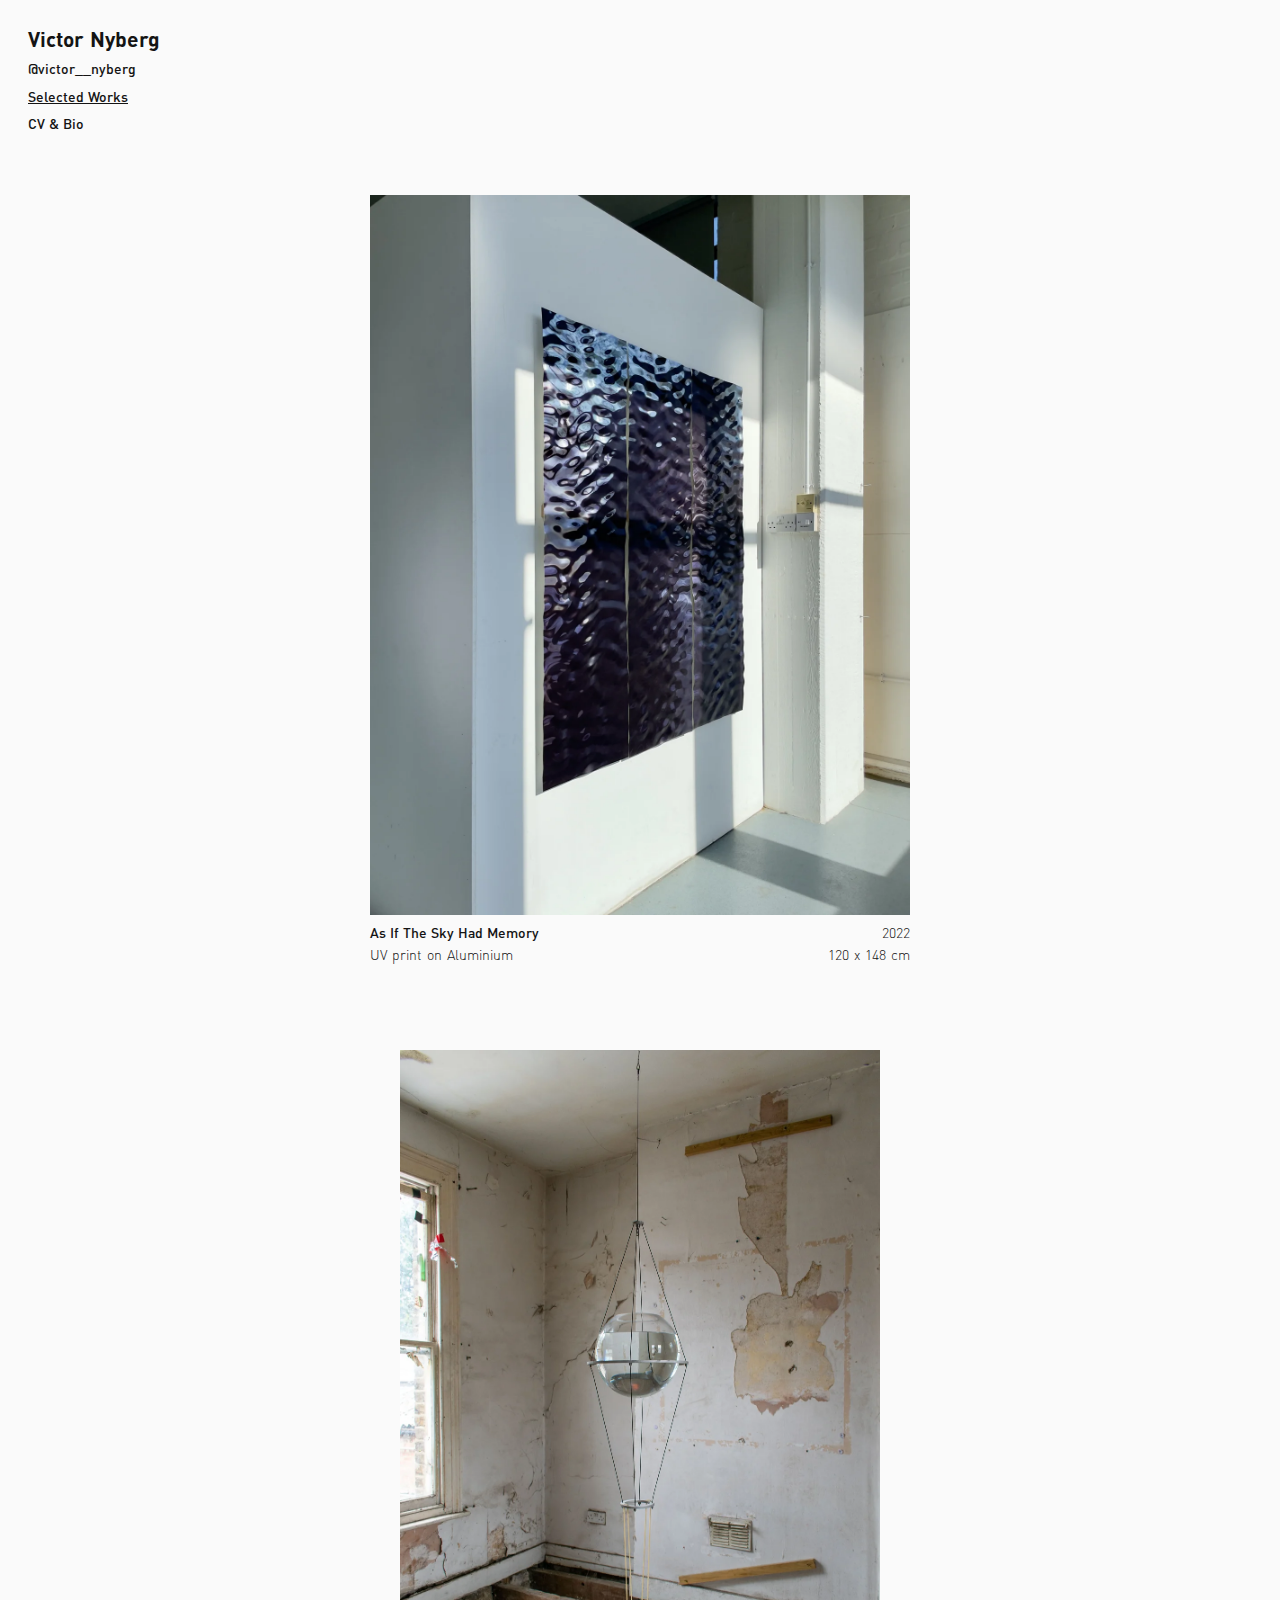
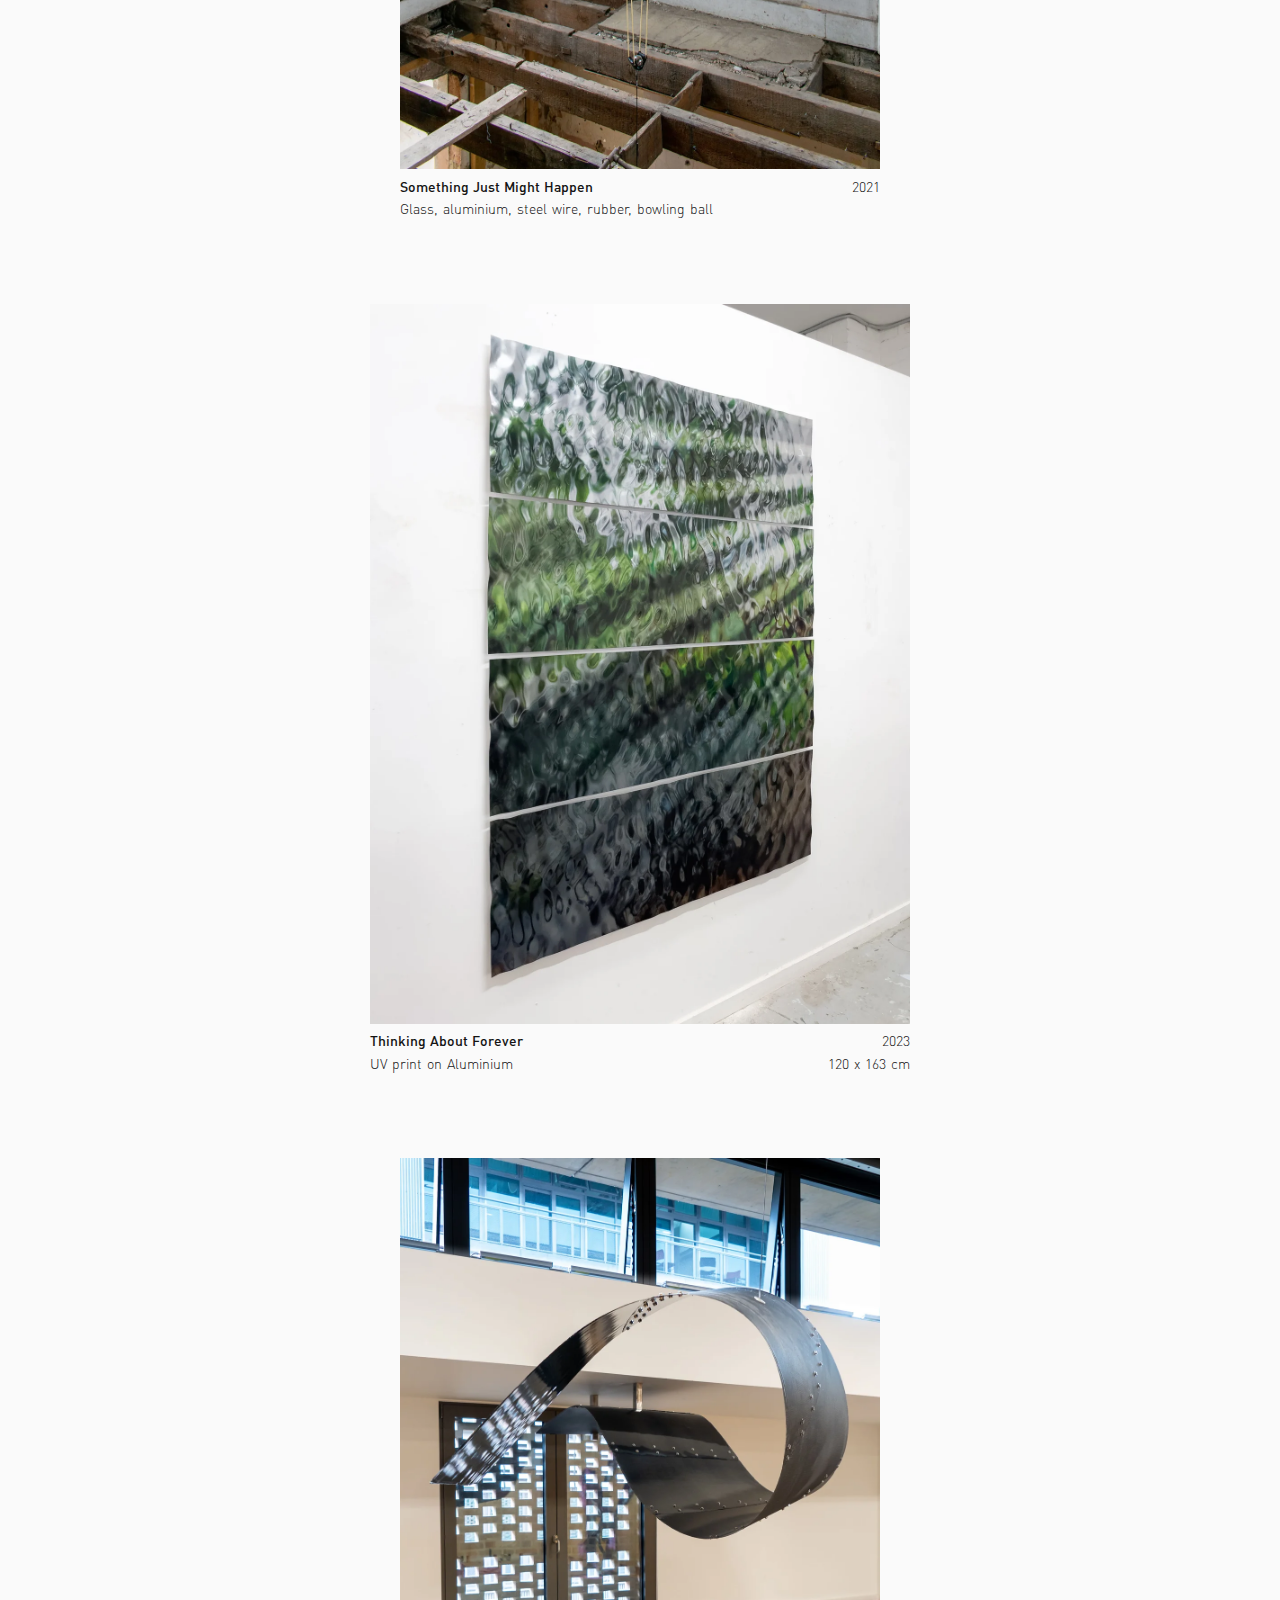
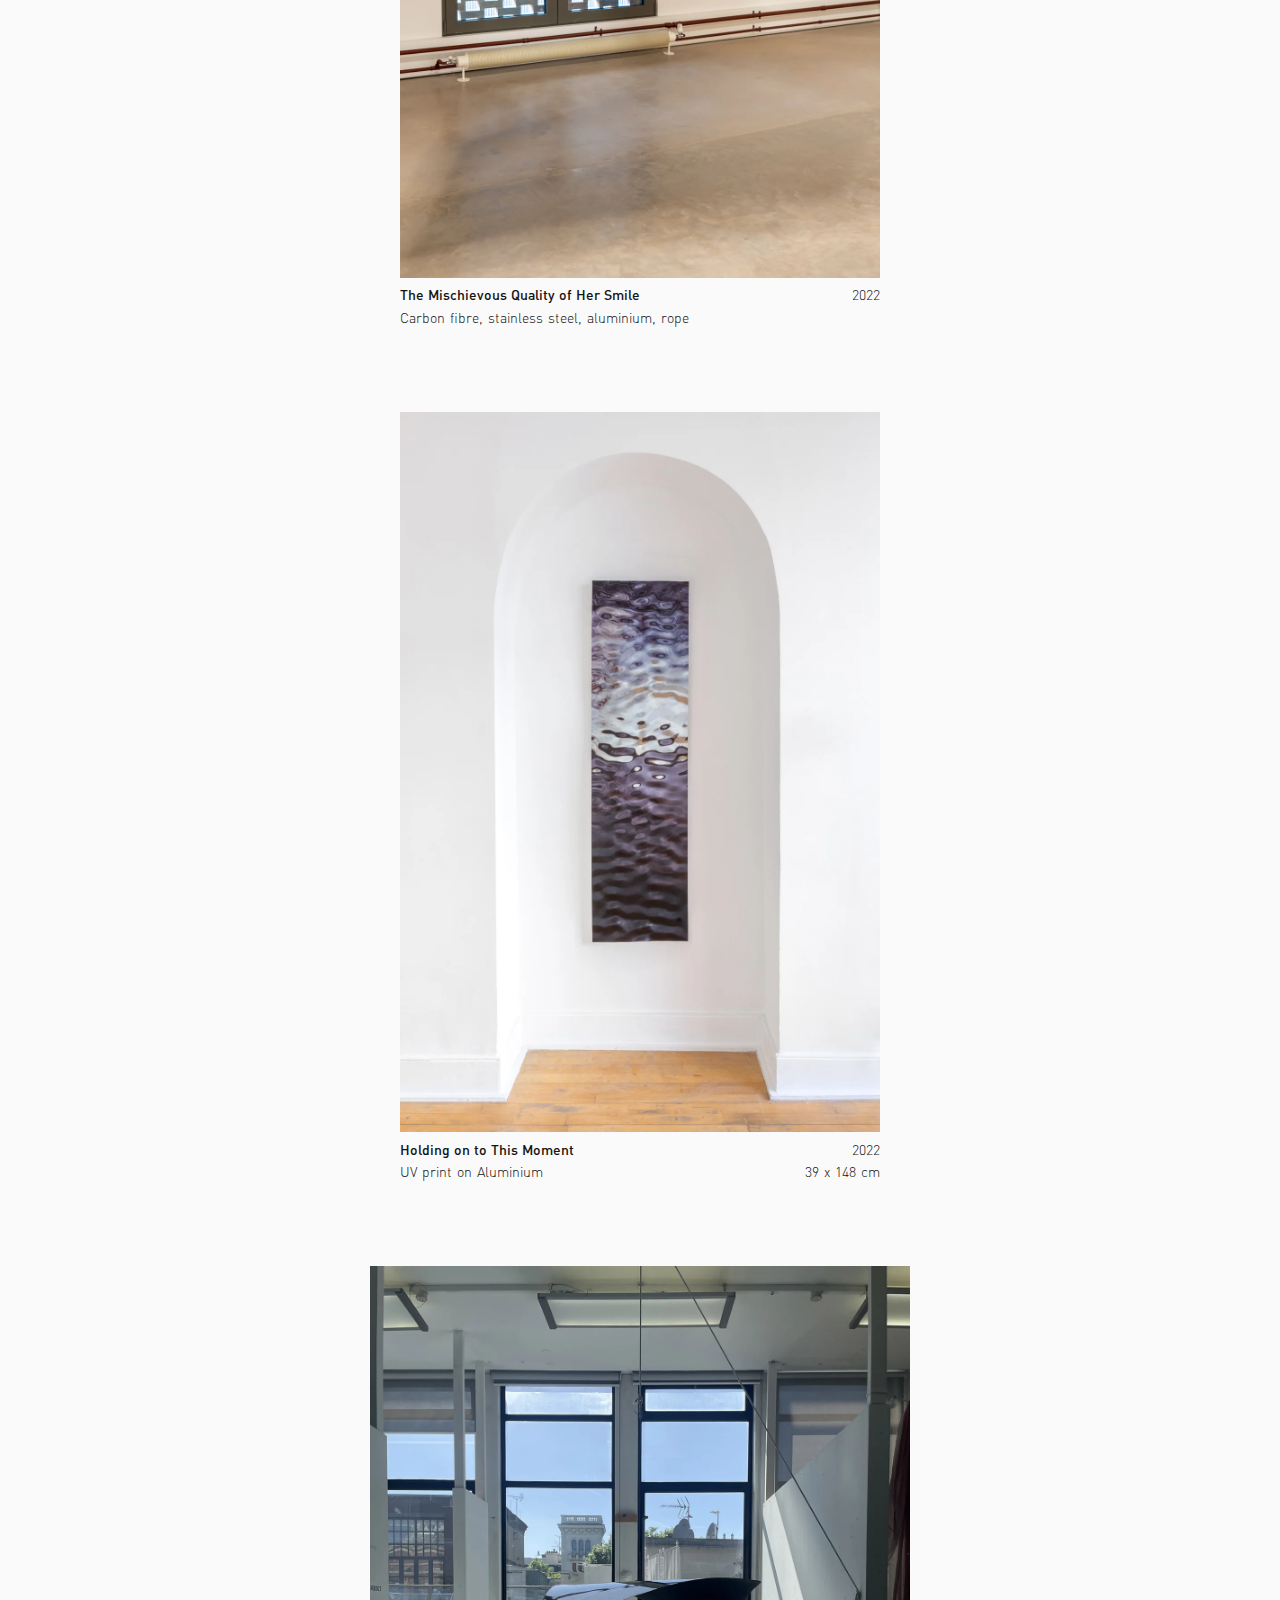
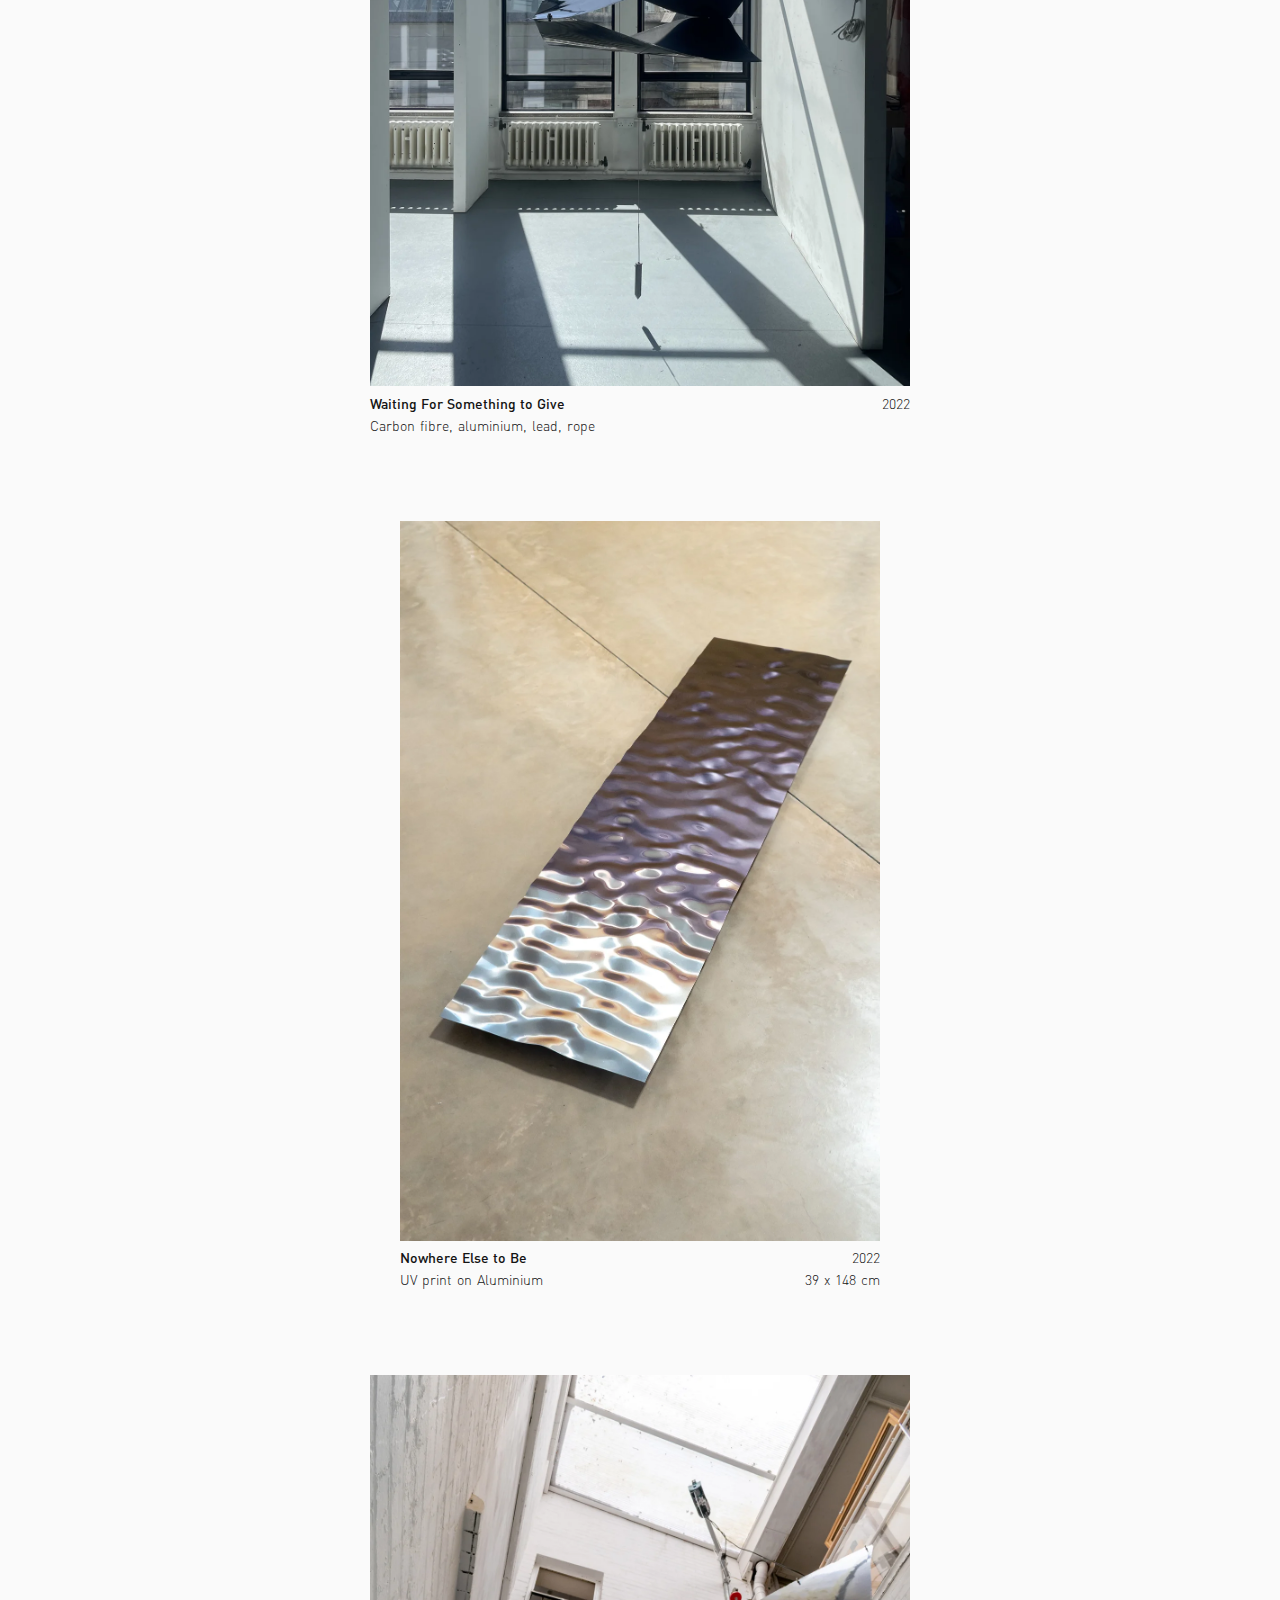
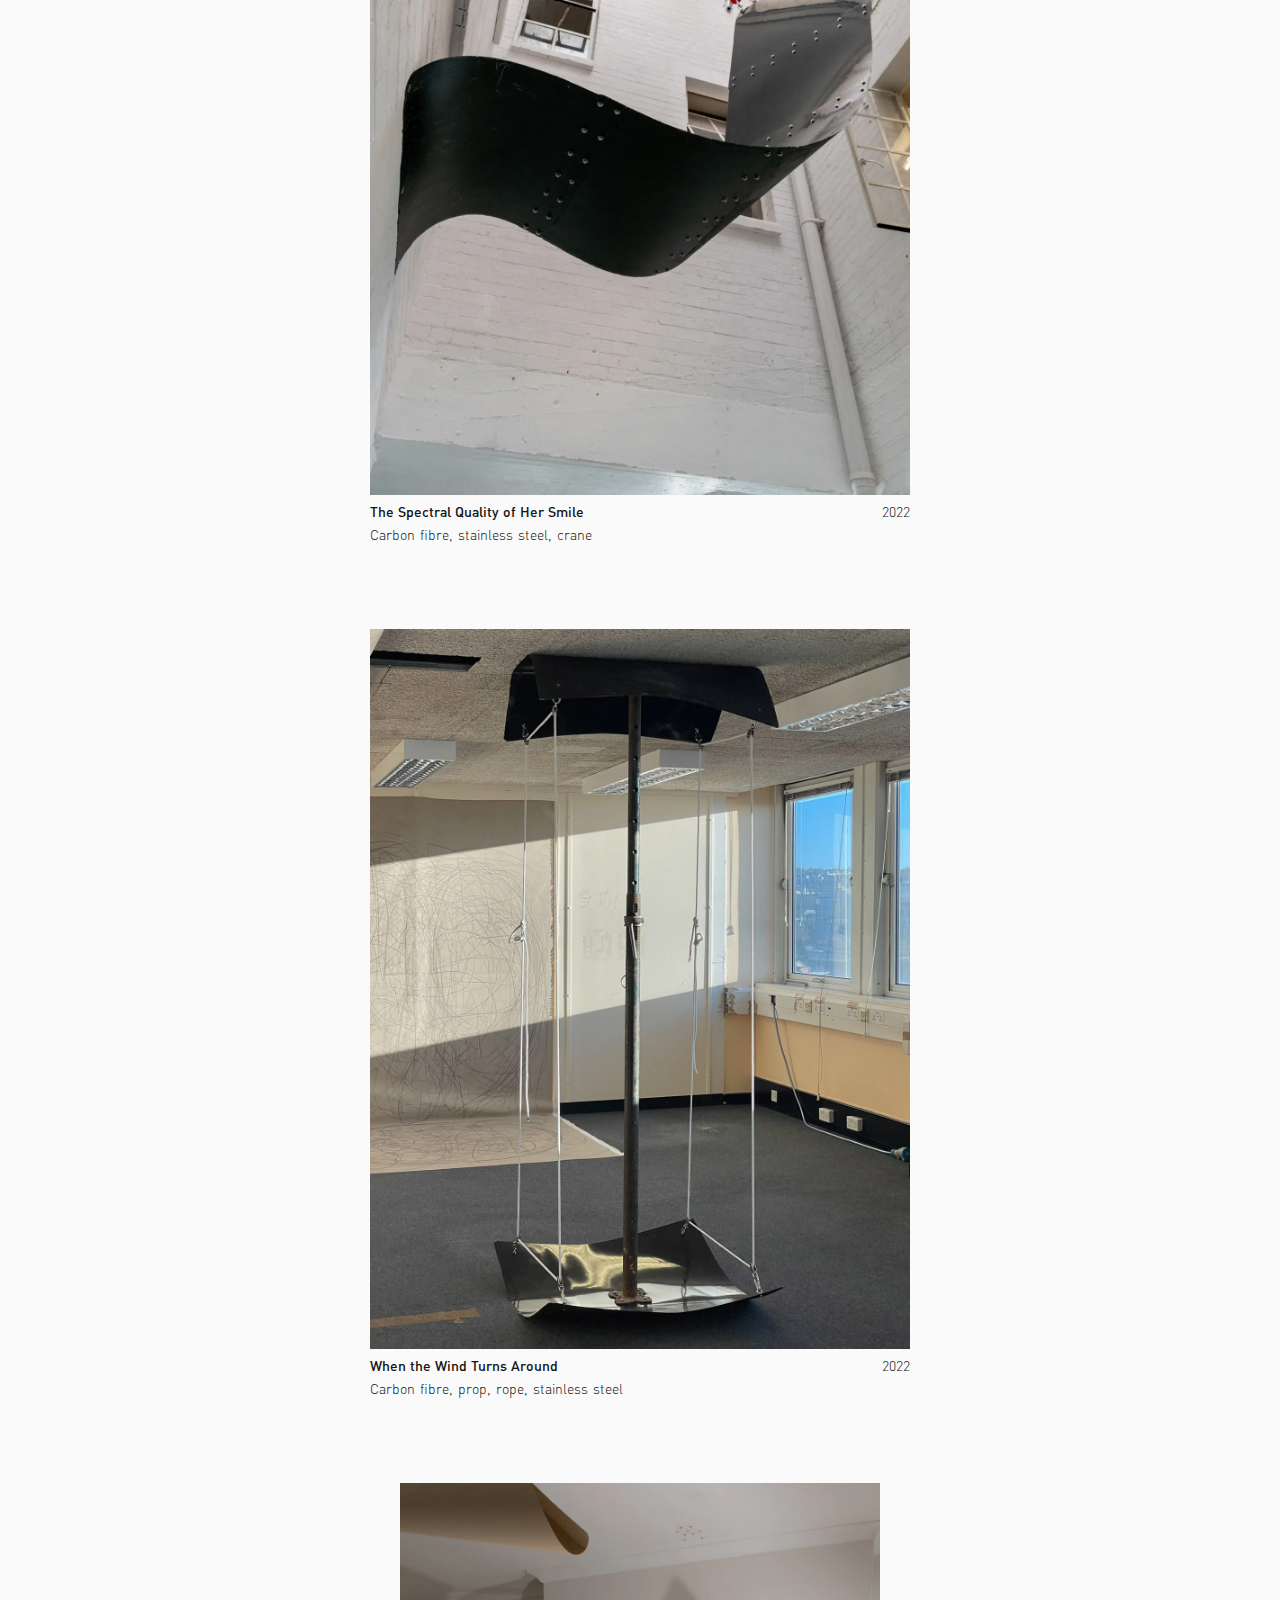
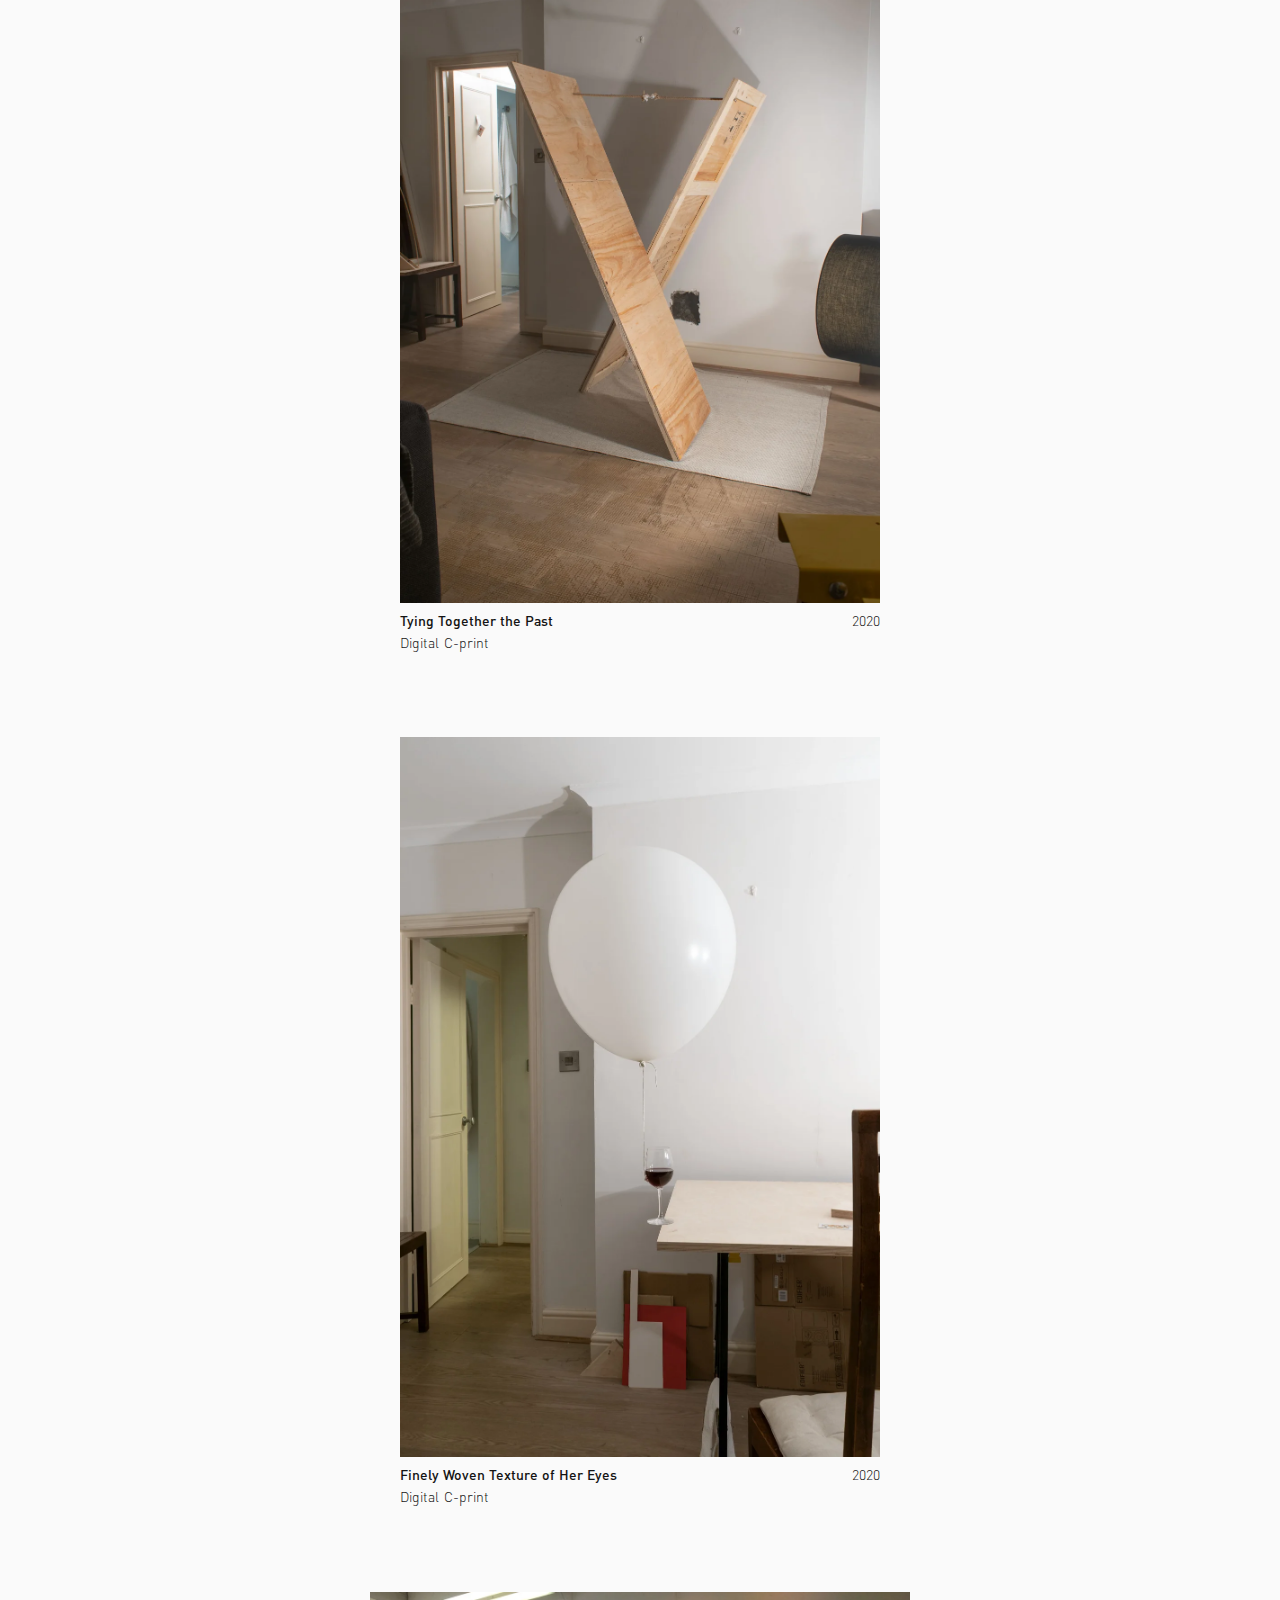
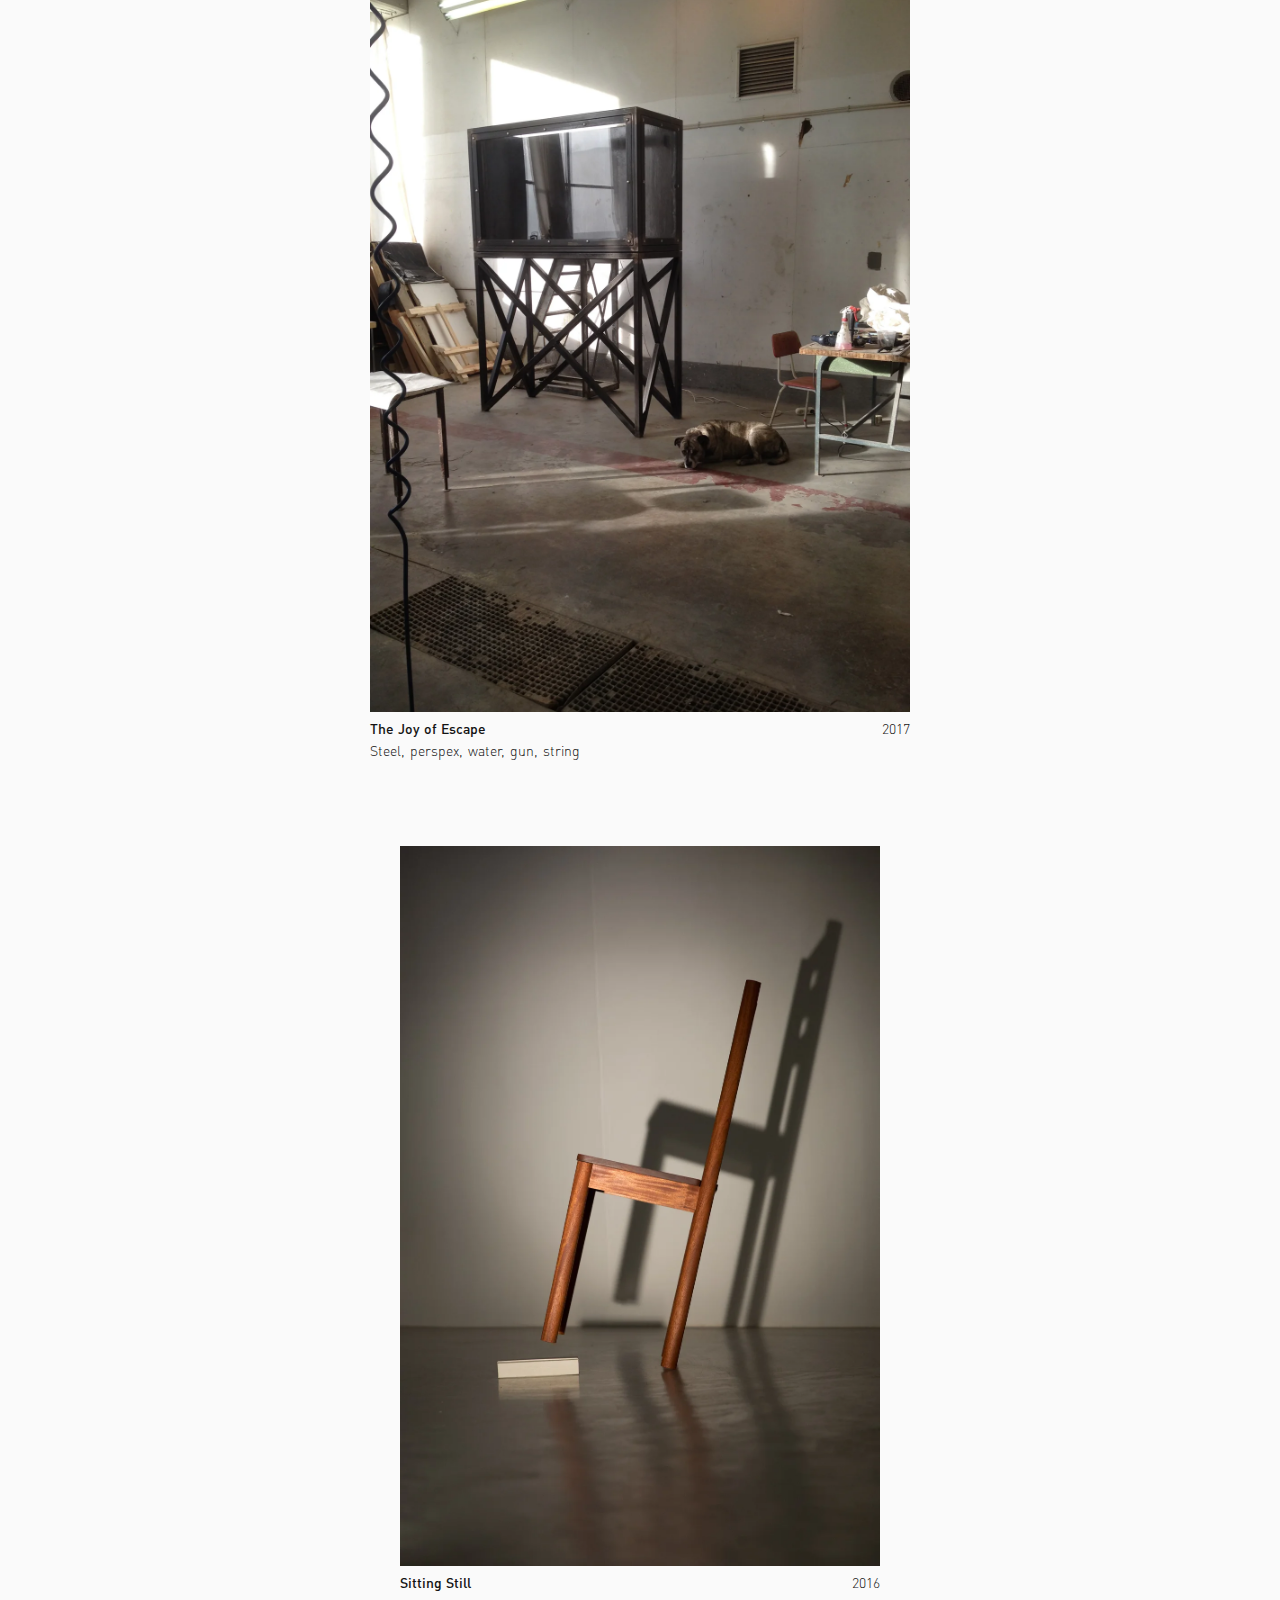
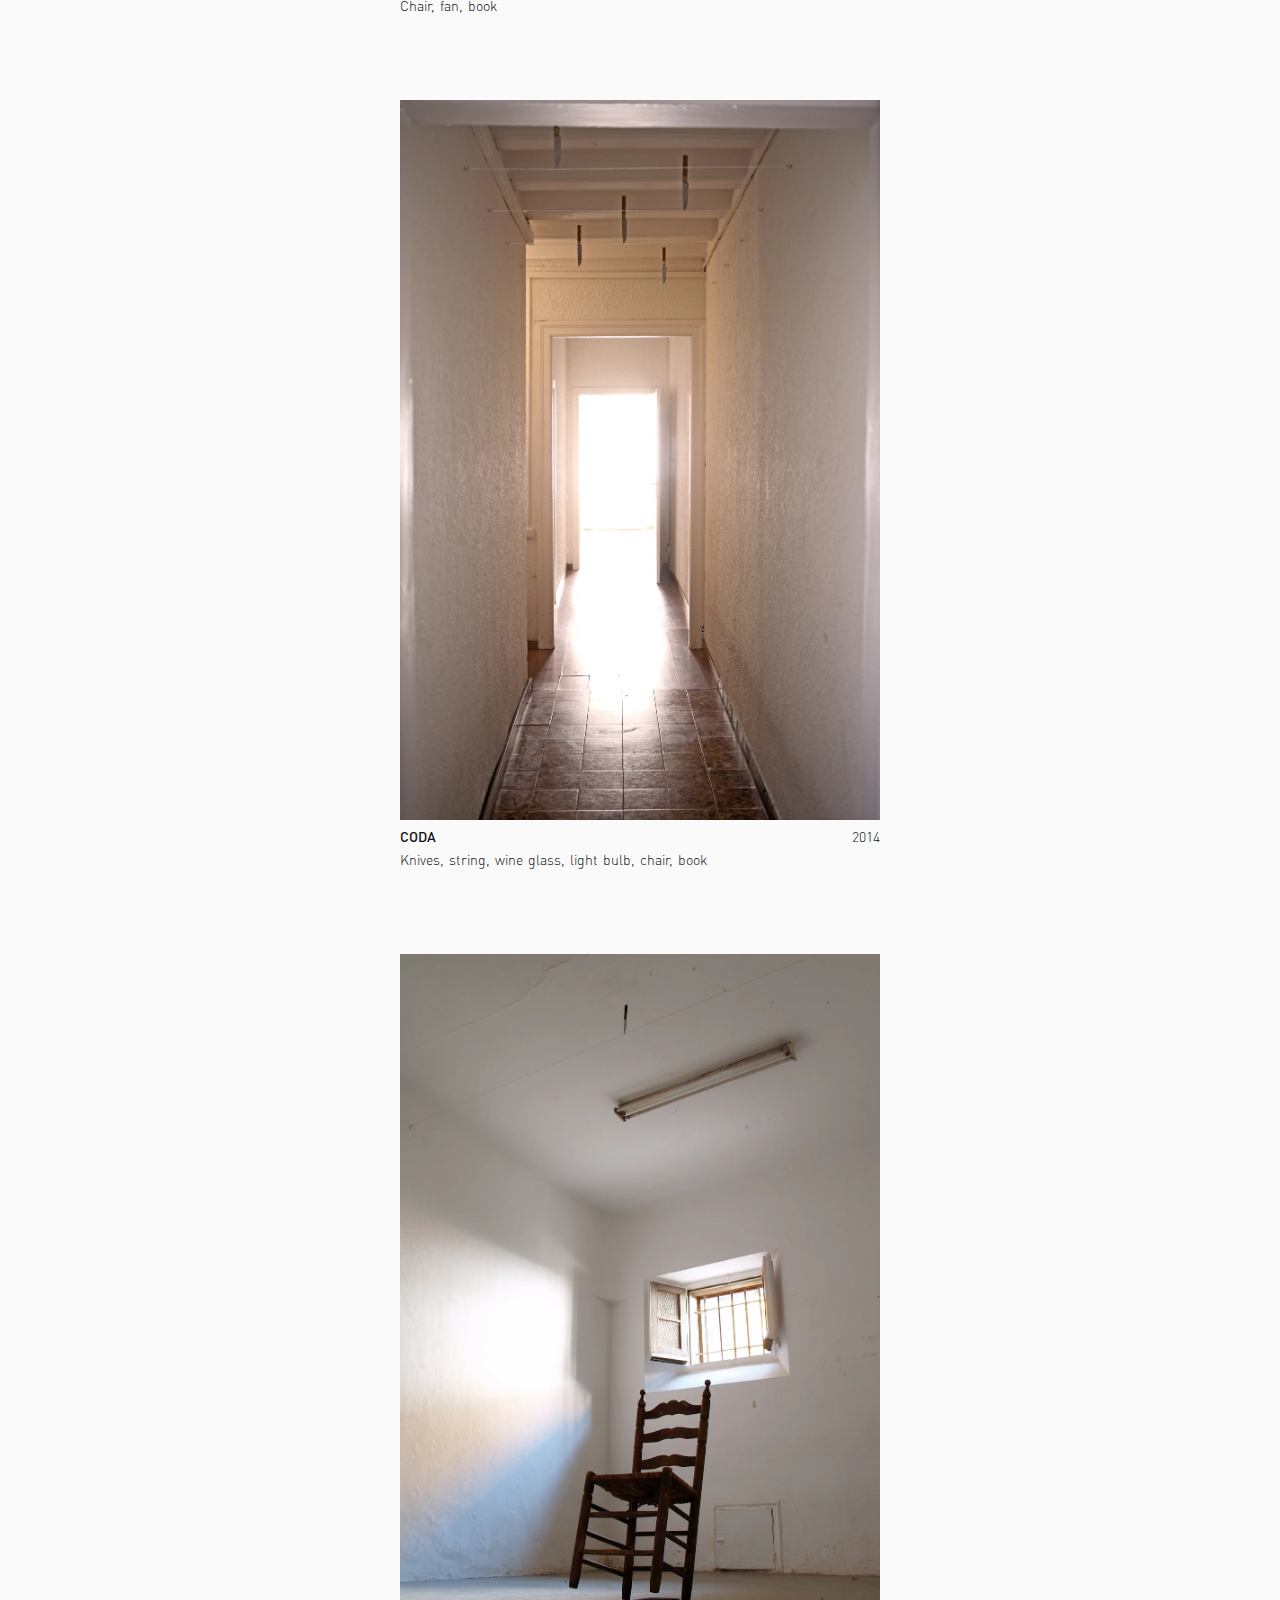
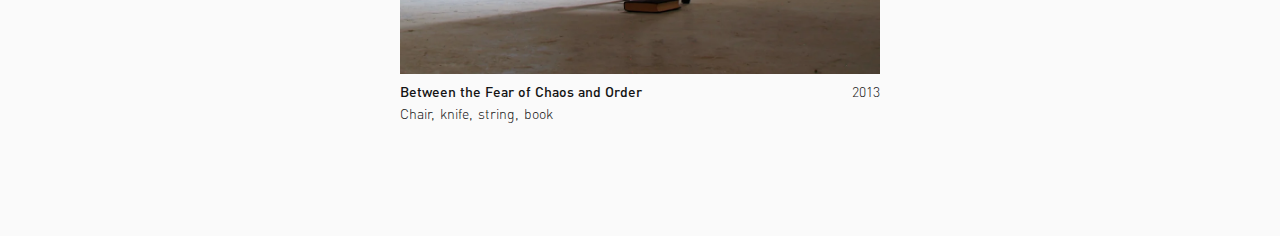
<file: index.html>
<!DOCTYPE html>
<html lang="en">
  <head>
    <title>Victor Nyberg</title>
    <meta charset="UTF-8" />
    <meta name="viewport" content="width=device-width,initial-scale=1" />
    <meta name="description" content="Victor Nyberg" />
    <link rel="stylesheet" href="style.css" />
  </head>

  <body>
    <div class="page-container">
      <div class="nav">
        <div class="name">
          <a href="index.html" class="current"> Victor Nyberg </a>
        </div>
        <div class="links">
          <a href="https://www.instagram.com/victor__nyberg/" target="_blank">
            @victor__nyberg
          </a>
          <a href="index.html" class="current"> Selected Works </a>
          <a href="about.html"> CV & Bio </a>
        </div>
      </div>


      <div class="image-list">

        <a href="as-if-the-sky-had-memory.html">
          <div class="image">
            <img src="imgs/as-if-the-sky-had-memory/main.webp" />
            <div class="cols">
              <div class="title">As If The Sky Had Memory</div>
              <div class="year">2022</div>
            </div>
            <div class="cols">
              <div class="info">UV print on Aluminium</div>
              <div class="more">120 x 148 cm</div>
            </div>
          </div>
        </a>

        <a href="something-just-might-happen.html">
          <div class="image">
            <img
              src="imgs/something-just-might-happen/something-just-might-happen_top.webp"
            />
            <div class="cols">
              <div class="title">Something Just Might Happen</div>
              <div class="year">2021</div>
            </div>
            <div class="cols">
              <div class="info">
                Glass, aluminium, steel wire, rubber, bowling ball
              </div>
              <div class="more"></div>
            </div>
          </div>
        </a>

        <a href="thinking-about-forever.html">
          <div class="image">
            <img src="imgs/thinking-about-forever/main.webp" />
            <div class="cols">
              <div class="title">Thinking About Forever</div>
              <div class="year">2023</div>
            </div>
            <div class="cols">
              <div class="info">UV print on Aluminium</div>
              <div class="more">120 x 163 cm</div>
            </div>
          </div>
        </a>

        <a href="the-mischievous-quality-of-her-smile.html">
          <div class="image">
            <img src="imgs/the-mischievous-quality-of-her-smile/main.webp" />
            <div class="cols">
              <div class="title">The Mischievous Quality of Her Smile</div>
              <div class="year">2022</div>
            </div>
            <div class="cols">
              <div class="info">
                Carbon fibre, stainless steel, aluminium, rope
              </div>
              <div class="more"></div>
            </div>
          </div>
        </a>

        <a href="holding-on-to-this-moment.html">
          <div class="image">
            <img src="imgs/holding-on-to-this-moment/main.webp" />
            <div class="cols">
              <div class="title">Holding on to This Moment</div>
              <div class="year">2022</div>
            </div>
            <div class="cols">
              <div class="info">UV print on Aluminium</div>
              <div class="more">39 x 148 cm</div>
            </div>
          </div>
        </a>

        <a href="waiting-for-something-to-give.html">
          <div class="image">
            <img src="imgs/waiting-for-something-to-give/main.webp" />
            <div class="cols">
              <div class="title">Waiting For Something to Give</div>
              <div class="year">2022</div>
            </div>
            <div class="cols">
              <div class="info">Carbon fibre, aluminium, lead, rope</div>
              <div class="more"></div>
            </div>
          </div>
        </a>

        <a href="nowhere-else-to-be.html">
          <div class="image">
            <img src="imgs/nowhere-else-to-be/main.webp" />
            <div class="cols">
              <div class="title">Nowhere Else to Be</div>
              <div class="year">2022</div>
            </div>
            <div class="cols">
              <div class="info">UV print on Aluminium</div>
              <div class="more">39 x 148 cm</div>
            </div>
          </div>
        </a>

        <a href="the-spectral-quality-of-her-smile.html">
          <div class="image">
            <img src="imgs/the-spectral-quality-of-her-smile/main.webp" />
            <div class="cols">
              <div class="title">The Spectral Quality of Her Smile</div>
              <div class="year">2022</div>
            </div>
            <div class="cols">
              <div class="info">Carbon fibre, stainless steel, crane</div>
              <div class="more"></div>
            </div>
          </div>
        </a>

        <a href="when-the-wind-turns-around.html">
          <div class="image">
            <img src="imgs/when-the-wind-turns-around/main.webp" />
            <div class="cols">
              <div class="title">When the Wind Turns Around</div>
              <div class="year">2022</div>
            </div>
            <div class="cols">
              <div class="info">Carbon fibre, prop, rope, stainless steel</div>
              <div class="more"></div>
            </div>
          </div>
        </a>

        <!--
				<a href="the-only-thing-i-can-remember-is-his-gaze.html">
					<div class="image">
						<img src="imgs/the-only-thing-i-can-remember-is-his-gaze/the-only-thing-i-can-remember-is-his-gaze_first.jpeg">
						<div class="cols">
							<div class="title">
								The Only Thing I can Remember is His Gaze
							</div>
							<div class="year">
								2021
							</div>
						</div>
						<div class="cols">
							<div class="info">
								Digital C-print
							</div>
							<div class="more">
								+ images
							</div>
						</div>
						<div class="info">
						</div>
					</div>
				</a>
				-->

        <div class="image">
          <img
            src="imgs/private-concerns/tying-together-the-past/tying-together-the-past.webp"
          />
          <div class="cols">
            <div class="title">Tying Together the Past</div>
            <div class="year">2020</div>
          </div>
          <div class="info">Digital C-print</div>
        </div>

        <div class="image">
          <img
            src="imgs/private-concerns/finely-woven-texture-of-her-eyes/the-finely-woven-texture-of-her-eyes.webp"
          />
          <div class="cols">
            <div class="title">Finely Woven Texture of Her Eyes</div>
            <div class="year">2020</div>
          </div>
          <div class="info">Digital C-print</div>
        </div>

        <a href="the-joy-of-escape.html">
          <div class="image">
            <img src="imgs/the-joy-of-escape/joy-of-escape-build.webp" />
            <div class="cols">
              <div class="title">The Joy of Escape</div>
              <div class="year">2017</div>
            </div>
            <div class="cols">
              <div class="info">Steel, perspex, water, gun, string</div>
              <div class="more"></div>
            </div>
          </div>
        </a>

        <div class="image">
          <img
            src="imgs/fear-and-pleasure/sitting-still/Sitting_still_side.webp"
          />
          <div class="cols">
            <div class="title">Sitting Still</div>
            <div class="year">2016</div>
          </div>
          <div class="info">Chair, fan, book</div>
        </div>

        <a href="coda.html">
          <div class="image">
            <img src="imgs/coda/coda_knives.webp" />
            <div class="cols">
              <div class="title">CODA</div>
              <div class="year">2014</div>
            </div>
            <div class="cols">
              <div class="info">
                Knives, string, wine glass, light bulb, chair, book
              </div>
              <div class="more"></div>
            </div>
          </div>
        </a>

        <a href="between-the-fear-of-chaos-and-order.html">
          <div class="image">
            <img
              src="imgs/suspense-between-the-fear-of-chaos-and-order/suspense-between_main.webp"
            />
            <div class="cols">
              <div class="title">Between the Fear of Chaos and Order</div>
              <div class="year">2013</div>
            </div>
            <div class="cols">
              <div class="info">Chair, knife, string, book</div>
              <div class="more"></div>
            </div>
            <div class="info"></div>
          </div>
        </a>
      </div>
    </div>
  </body>
</html>
</file>
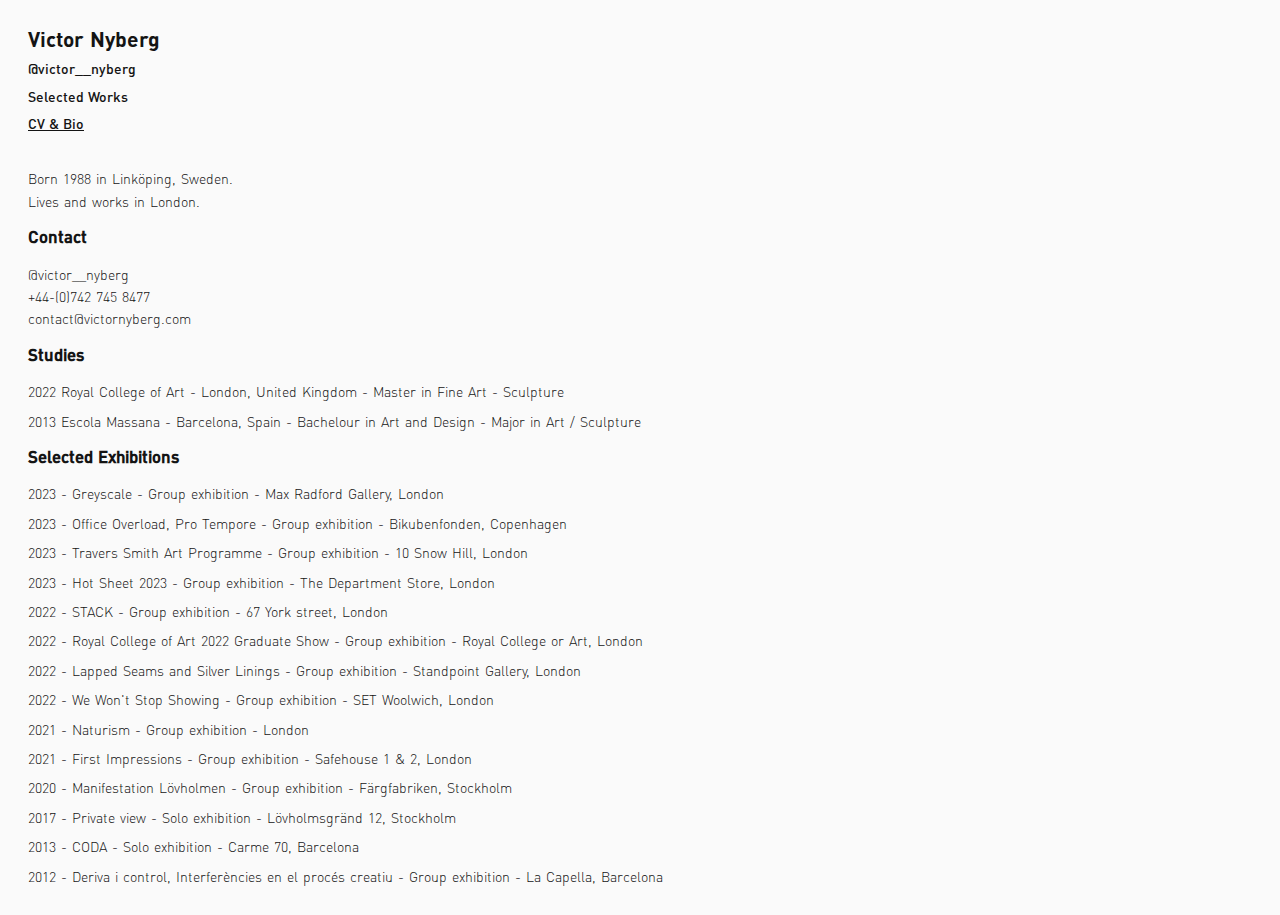
<file: about.html>
<!DOCTYPE html>
<html lang="en">
<head>
  <title>Victor Nyberg</title>
  <meta charset="UTF-8" />
  <meta name="viewport" content="width=device-width,initial-scale=1" />
  <meta name="description" content="Victor Nyberg" />
  <link rel="stylesheet" href="style.css">
</head>

<body>

		<div class="page-container">

			<div class="nav">
				<div class="name">
					<a href="index.html" class="current">
						Victor Nyberg
					</a>
				</div>
				<div class="links">
					<a href="https://www.instagram.com/victor__nyberg/" target="_blank">
						@victor__nyberg
					</a>
					<a href="index.html">
						Selected Works
					</a>
					<a href="about.html" class="current">
						CV & Bio
					</a>
				</div>
			</div>

      <div class="about">
        <p>
          Born 1988 in Linköping, Sweden.<br>
          Lives and works in London.<br>

        <h3>Contact</h3>
        <p>
          <a target="_blank" href="https://www.instagram.com/victor__nyberg/">@victor__nyberg</a><br>
            +44-(0)742 745 8477<br>
          <a href="mailto:contact@victornyberg.com">contact@victornyberg.com</a>

        </p>

        <h3>Studies</h3>
        <p>
          2022 Royal College of Art - London, United Kingdom - Master in Fine Art - Sculpture<br>
        </p>
        <p>
          2013 Escola Massana - Barcelona, Spain - Bachelour in Art and Design - Major in Art / Sculpture<br>
        </p>

        <h3>Selected Exhibitions</h3>
				<p>
					2023 - Greyscale - Group exhibition - Max Radford Gallery, London
				</p>
				<p>
					2023 - Office Overload, Pro Tempore - Group exhibition - Bikubenfonden, Copenhagen
				</p>
				<p>
					2023 - Travers Smith Art Programme - Group exhibition - 10 Snow Hill, London
				</p>
				<p>
					2023 - Hot Sheet 2023 - Group exhibition - The Department Store, London
				</p>
        <p>
					2022 - STACK - Group exhibition - 67 York street, London
				</p>
        <p>
          2022 - Royal College of Art 2022 Graduate Show - Group exhibition - Royal College or Art, London
        </p>
        <p>
          2022 - Lapped Seams and Silver Linings - Group exhibition - Standpoint Gallery, London
        </p>
        <p>
          2022 - We Won't Stop Showing - Group exhibition - SET Woolwich, London
        </p>
        <p>
          2021 - Naturism - Group exhibition - London
        </p>
        <p>
          2021 - First Impressions - Group exhibition - Safehouse 1 & 2, London
        </p>
        <p>
          2020 - Manifestation Lövholmen - Group exhibition - Färgfabriken, Stockholm
        </p>
        <p>
          2017 - Private view - Solo exhibition - Lövholmsgränd 12, Stockholm
        </p>
        <p>
          2013 - CODA - Solo exhibition - Carme 70, Barcelona
        </p>
        <p>
          2012 - Deriva i control, Interferències en el procés creatiu - Group exhibition - La Capella, Barcelona
        </p>
      </div>
    </div>

  </body>

</html>
</file>
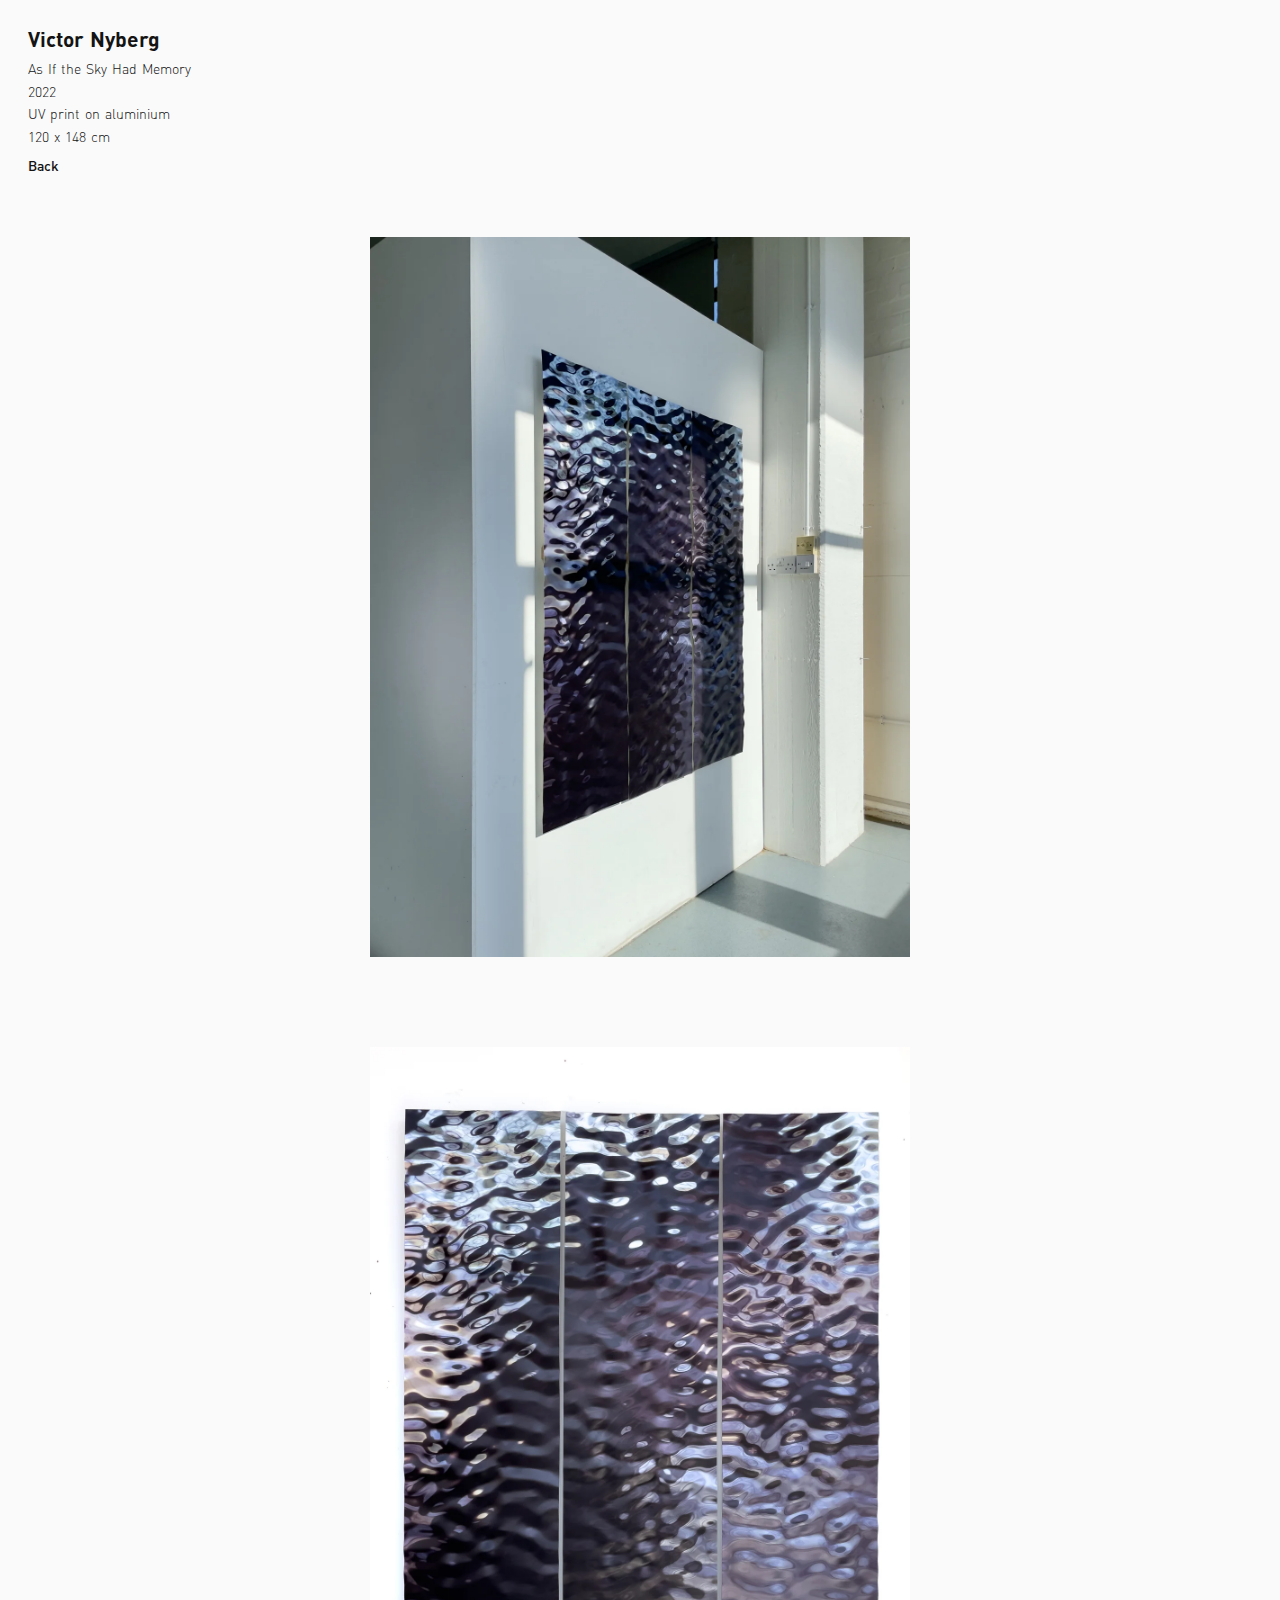
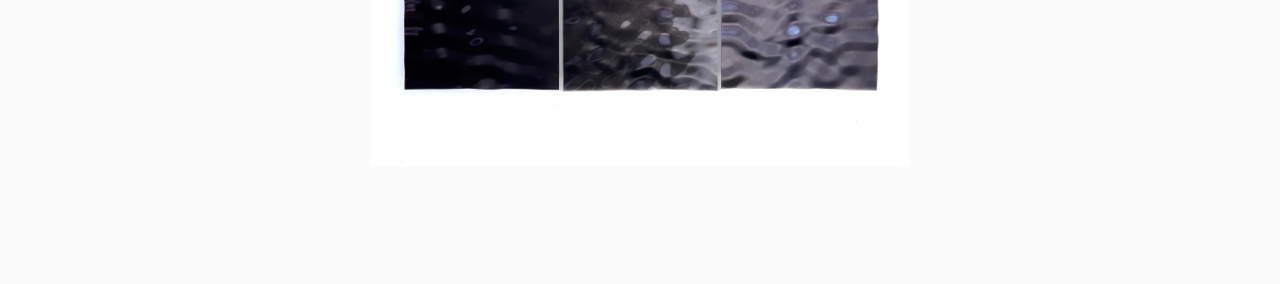
<file: as-if-the-sky-had-memory.html>
<!DOCTYPE html>
<html lang="en">
  <head>
    <title>Victor Nyberg</title>
    <meta charset="UTF-8" />
    <meta name="viewport" content="width=device-width,initial-scale=1" />
    <meta name="description" content="Victor Nyberg" />
    <link rel="stylesheet" href="style.css" />
  </head>

  <body>
    <div class="page-container">
      <div class="nav">
        <div class="name">
          <a href="index.html" class="current"> Victor Nyberg </a>
        </div>
        <div class="work-info">
          <div class="title">As If the Sky Had Memory</div>
          <div class="year">2022</div>
          <div class="info">UV print on aluminium</div>
          <div class="dimensions">120 x 148 cm</div>
        </div>
        <div class="links">
          <a href="#" onclick="history.go(-1); return false"> Back </a>
        </div>
      </div>

      <div class="image-list">
        <div class="image">
          <img src="imgs/as-if-the-sky-had-memory/main.webp" />
        </div>

        <div class="image">
          <img src="imgs/as-if-the-sky-had-memory/front.webp" />
        </div>
      </div>
    </div>
  </body>
</html>
</file>
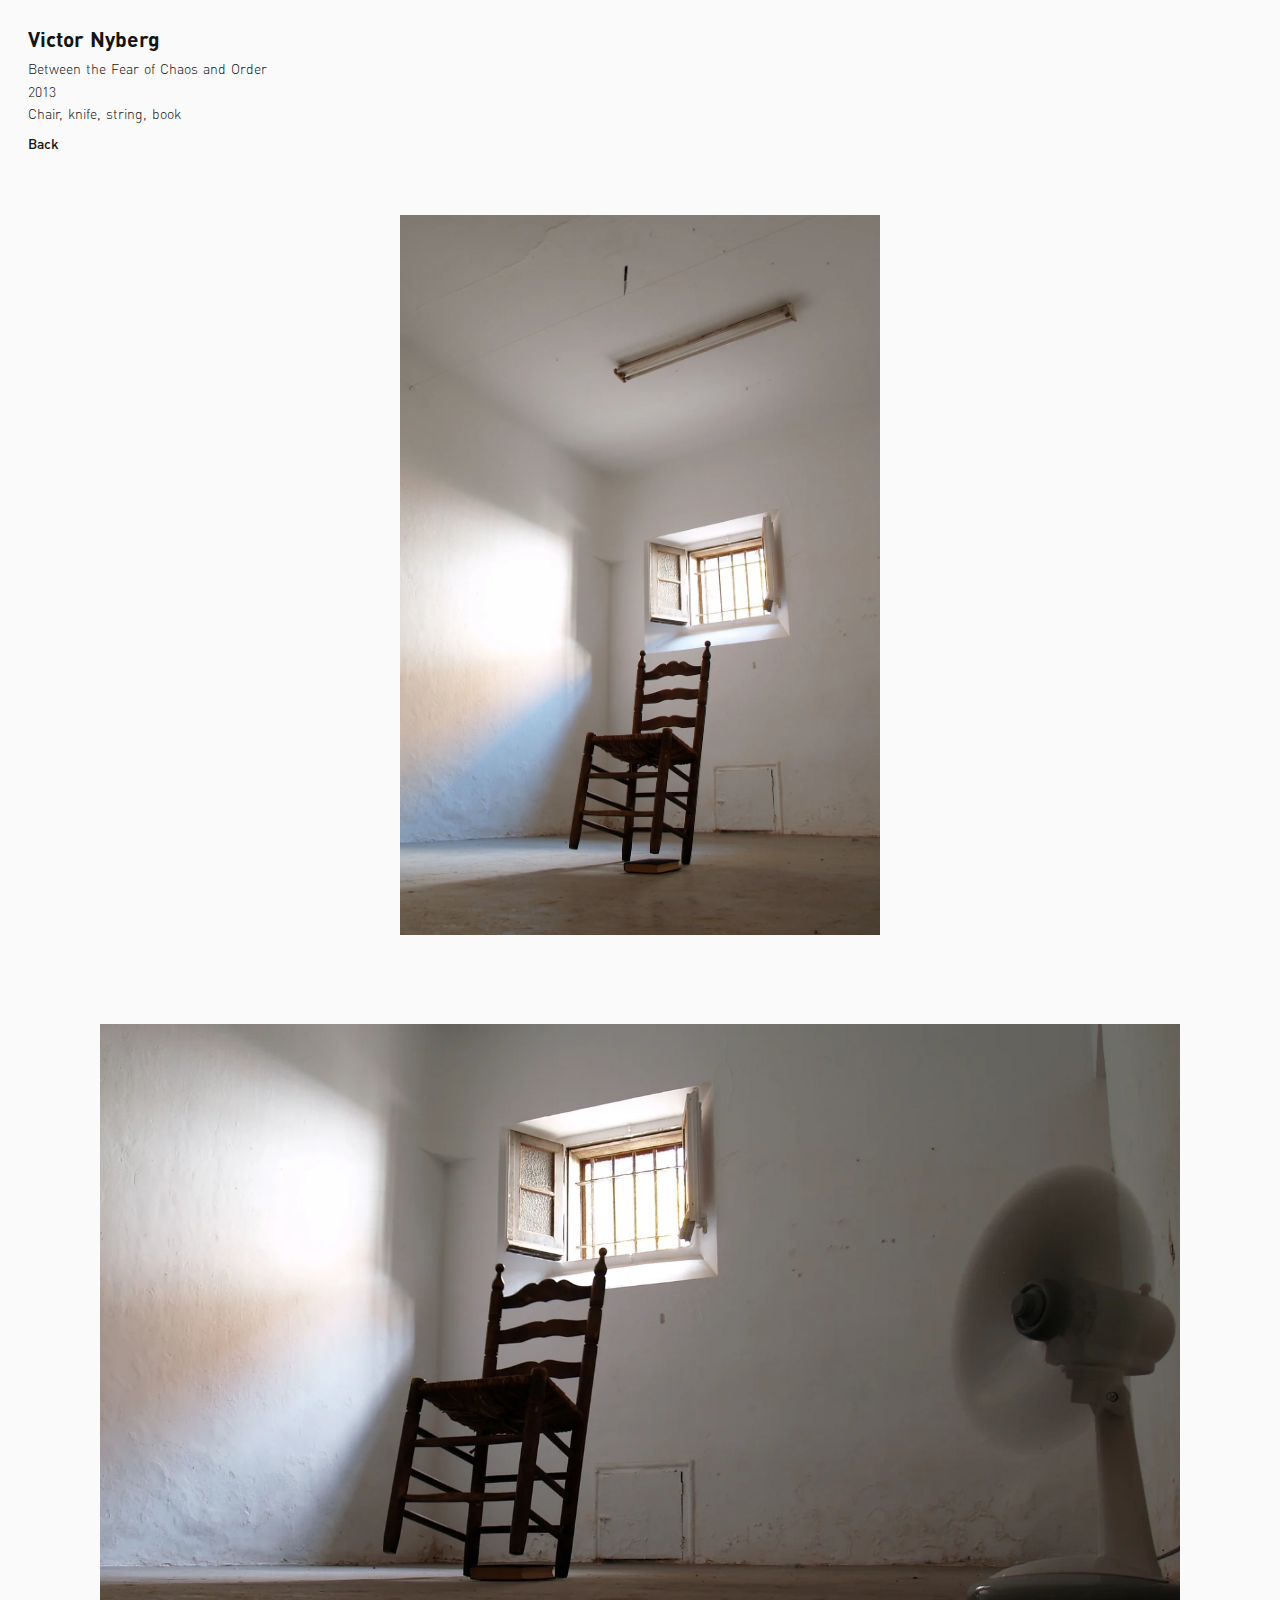
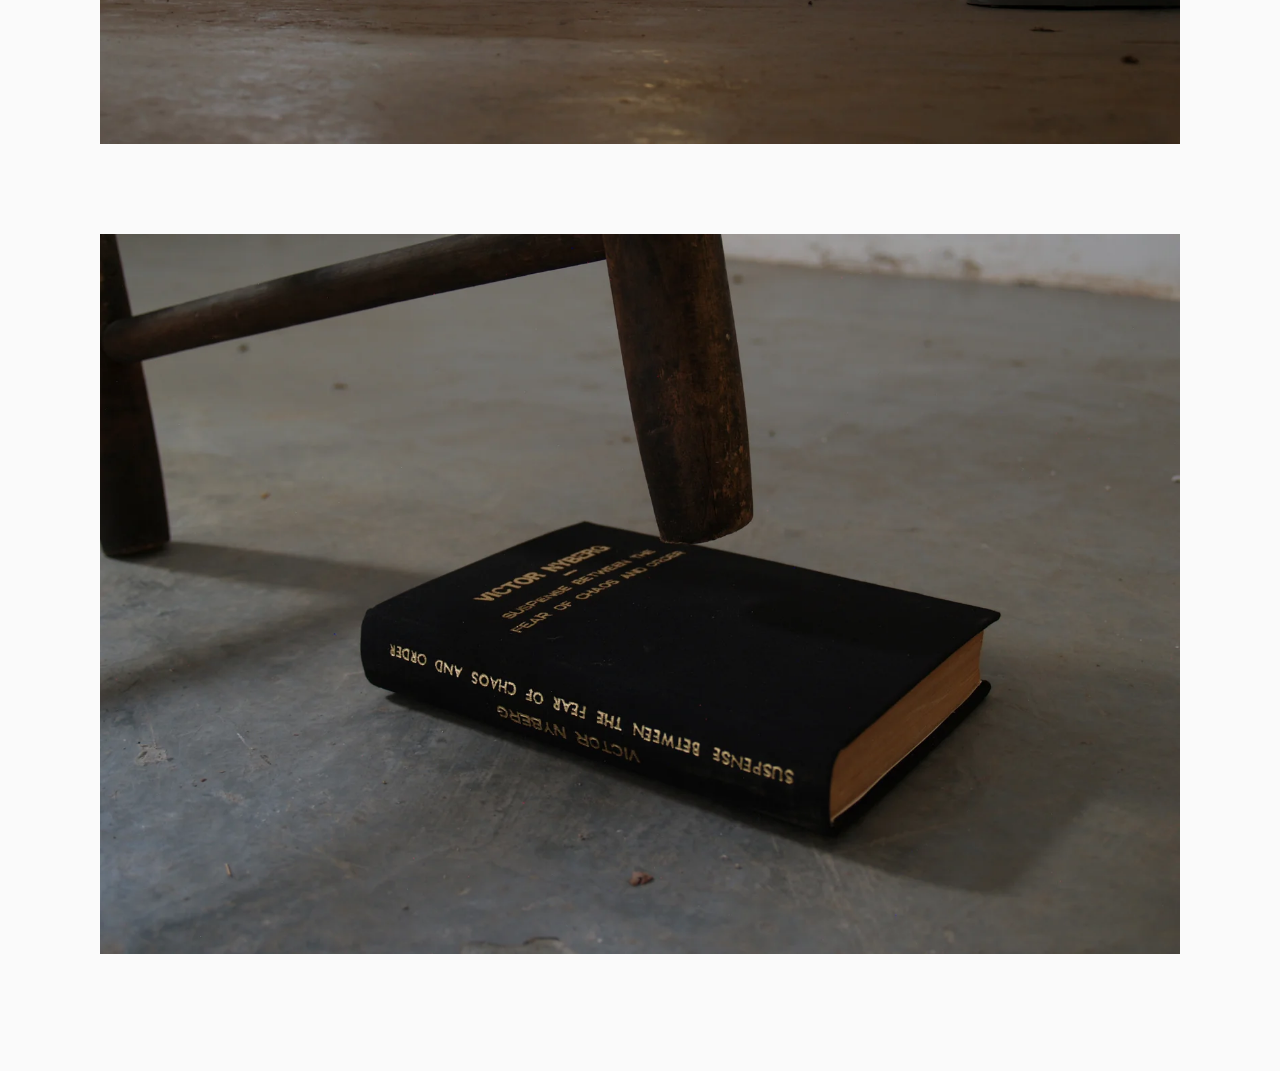
<file: between-the-fear-of-chaos-and-order.html>
<!DOCTYPE html>
<html lang="en">
<head>
  <title>Victor Nyberg</title>
  <meta charset="UTF-8" />
  <meta name="viewport" content="width=device-width,initial-scale=1" />
  <meta name="description" content="Victor Nyberg" />
  <link rel="stylesheet" href="style.css">
</head>

<body>

		<div class="page-container">

			<div class="nav">
				<div class="name">
					<a href="index.html" class="current">
						Victor Nyberg
					</a>
				</div>
        <div class="work-info">
          <div class="title">Between the Fear of Chaos and Order</div>
          <div class="year">2013</div>
          <div class="info">Chair, knife, string, book </div>
        </div>
				<div class="links">
          <a href="#" onclick="history.go(-1); return false">
						Back
					</a>
				</div>
			</div>

			<div class="image-list">

				<div class="image">
					<img src="imgs/suspense-between-the-fear-of-chaos-and-order/suspense-between_main.webp">
				</div>

				<div class="image">
					<img src="imgs/suspense-between-the-fear-of-chaos-and-order/suspense-between_fan.webp">
				</div>

				<div class="image">
					<img src="imgs/suspense-between-the-fear-of-chaos-and-order/suspense-between_book.webp">
				</div>

			</div>

		</div>

</body>

</html>
</file>
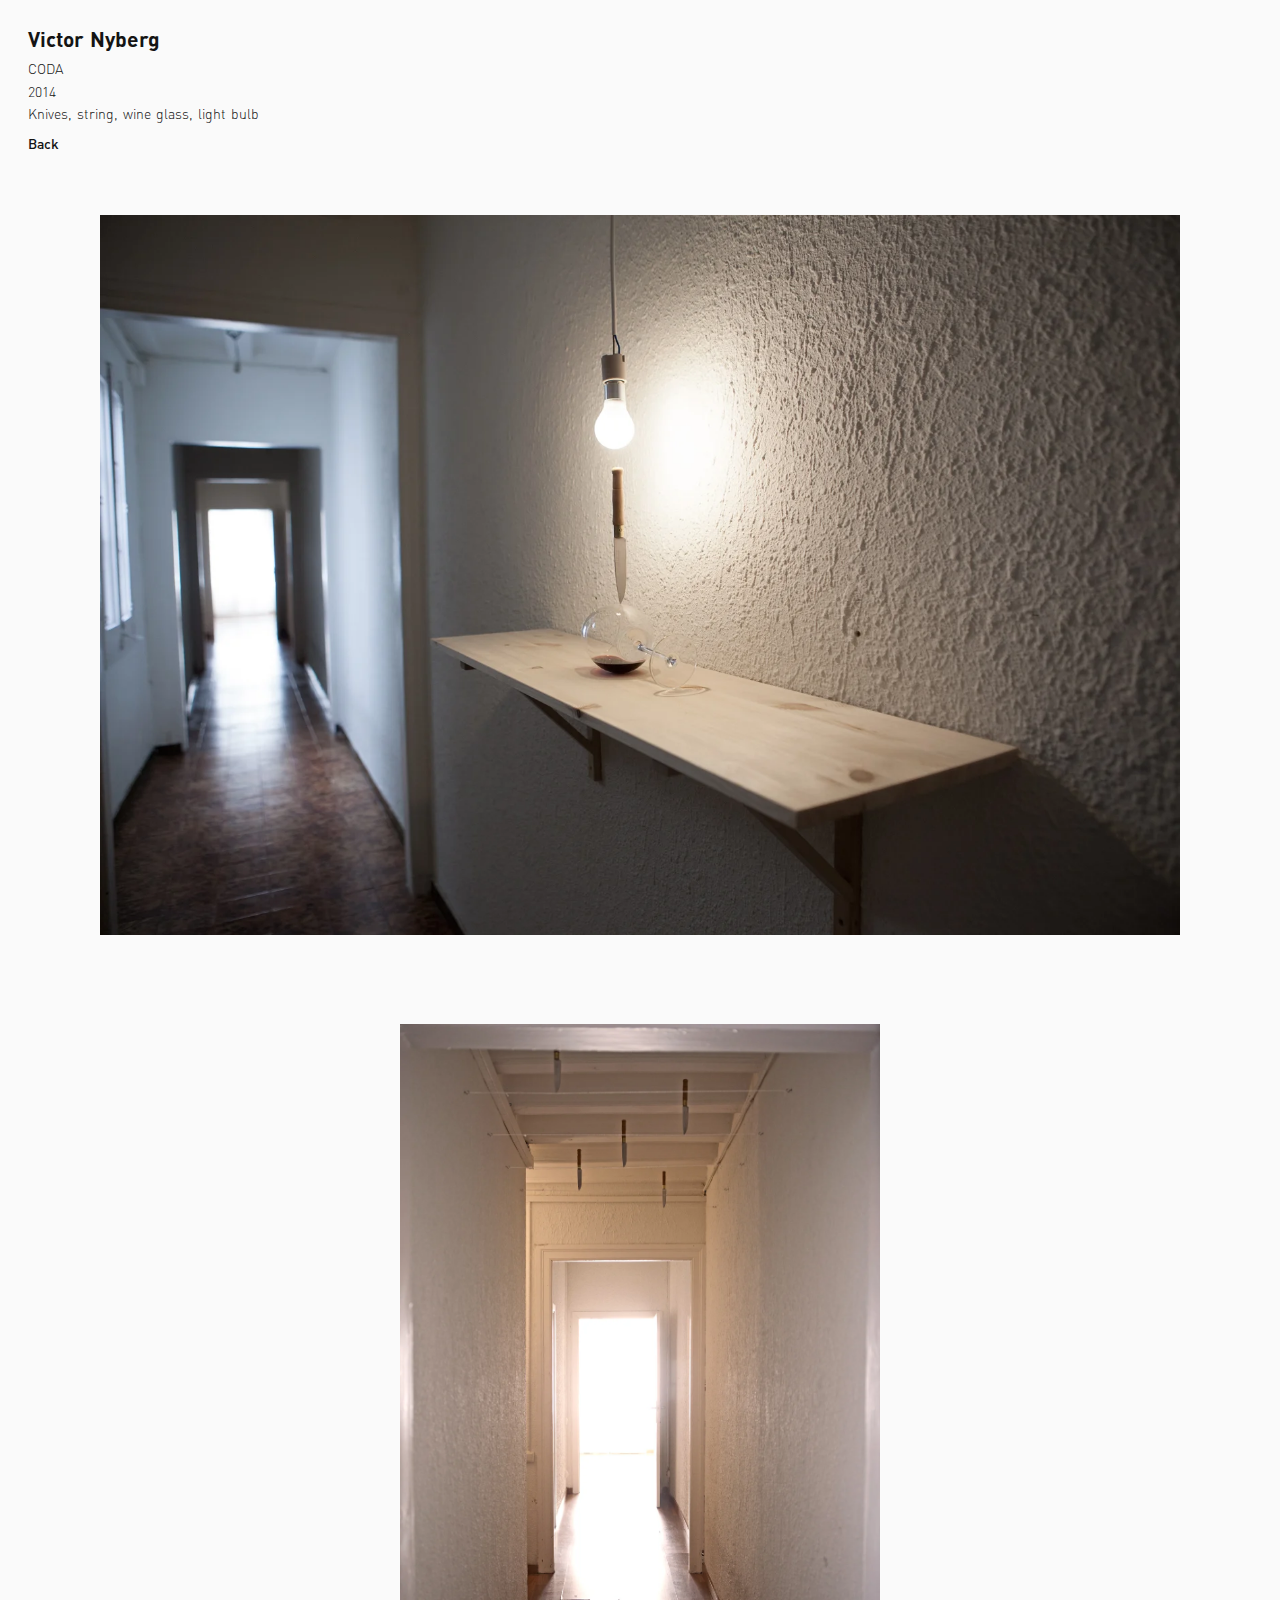
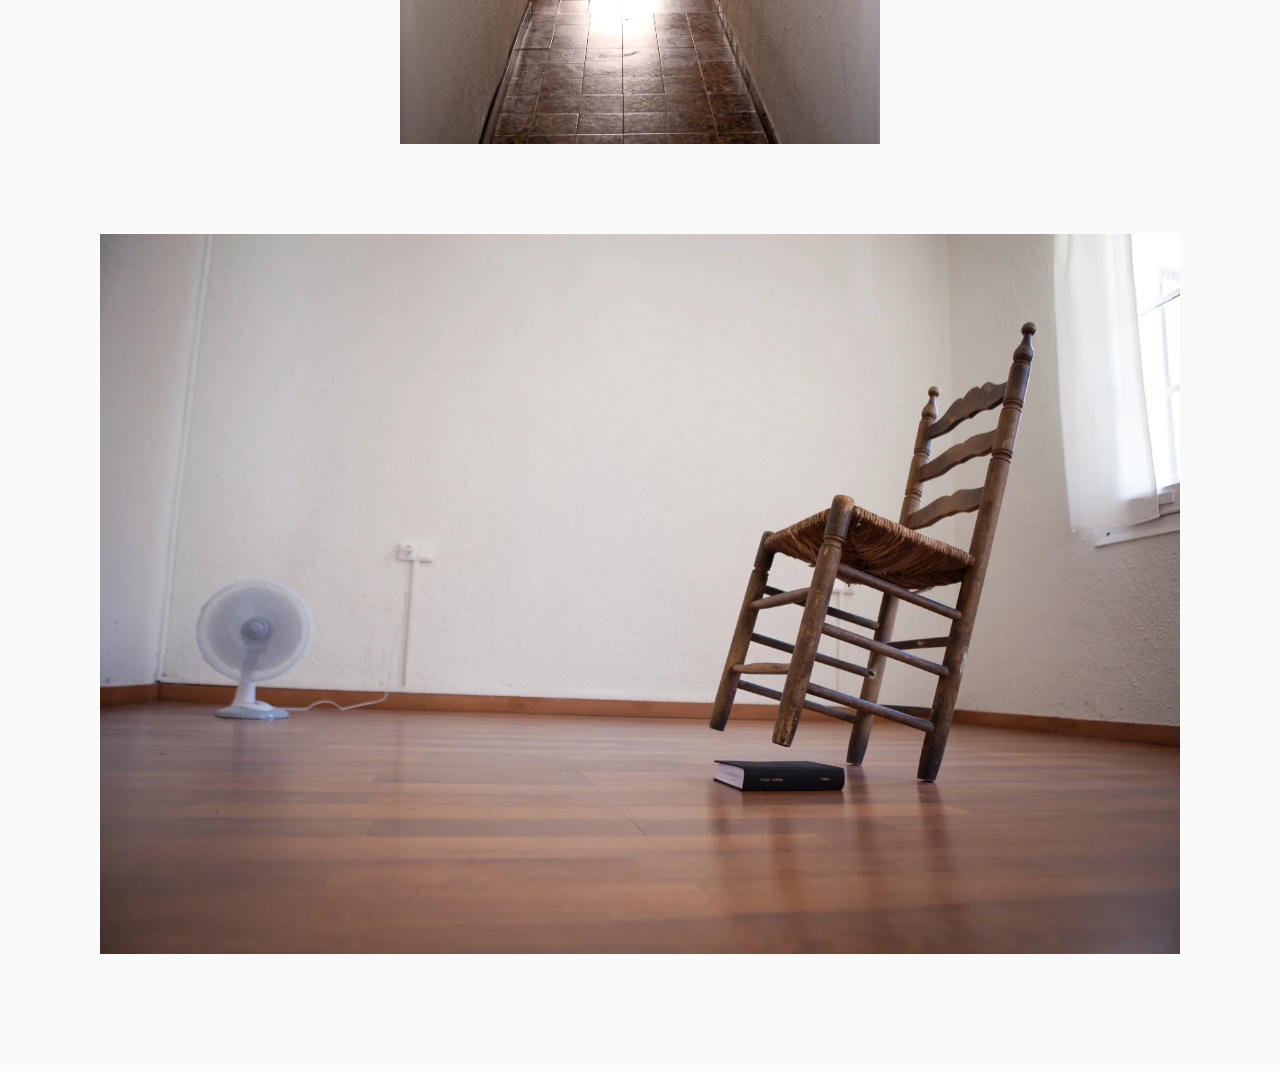
<file: coda.html>
<!DOCTYPE html>
<html lang="en">
<head>
  <title>Victor Nyberg</title>
  <meta charset="UTF-8" />
  <meta name="viewport" content="width=device-width,initial-scale=1" />
  <meta name="description" content="Victor Nyberg" />
  <link rel="stylesheet" href="style.css">
</head>

<body>

		<div class="page-container">

			<div class="nav">
				<div class="name">
					<a href="index.html" class="current">
						Victor Nyberg
					</a>
				</div>
        <div class="work-info">
          <div class="title">CODA</div>
          <div class="year">2014</div>
          <div class="info">Knives, string, wine glass, light bulb</div>
        </div>
				<div class="links">
          <a href="#" onclick="history.back()">
						Back
					</a>
				</div>
			</div>


			<div class="image-list">

        <div class="image">
          <img src="imgs/coda/coda_knife_on_wine_glass.webp">
        </div>

        <div class="image">
          <img src="imgs/coda/coda_knives.webp">
        </div>

        <div class="image">
          <img src="imgs/coda/coda_chair.webp">
        </div>

			</div>

		</div>

</body>

</html>
</file>
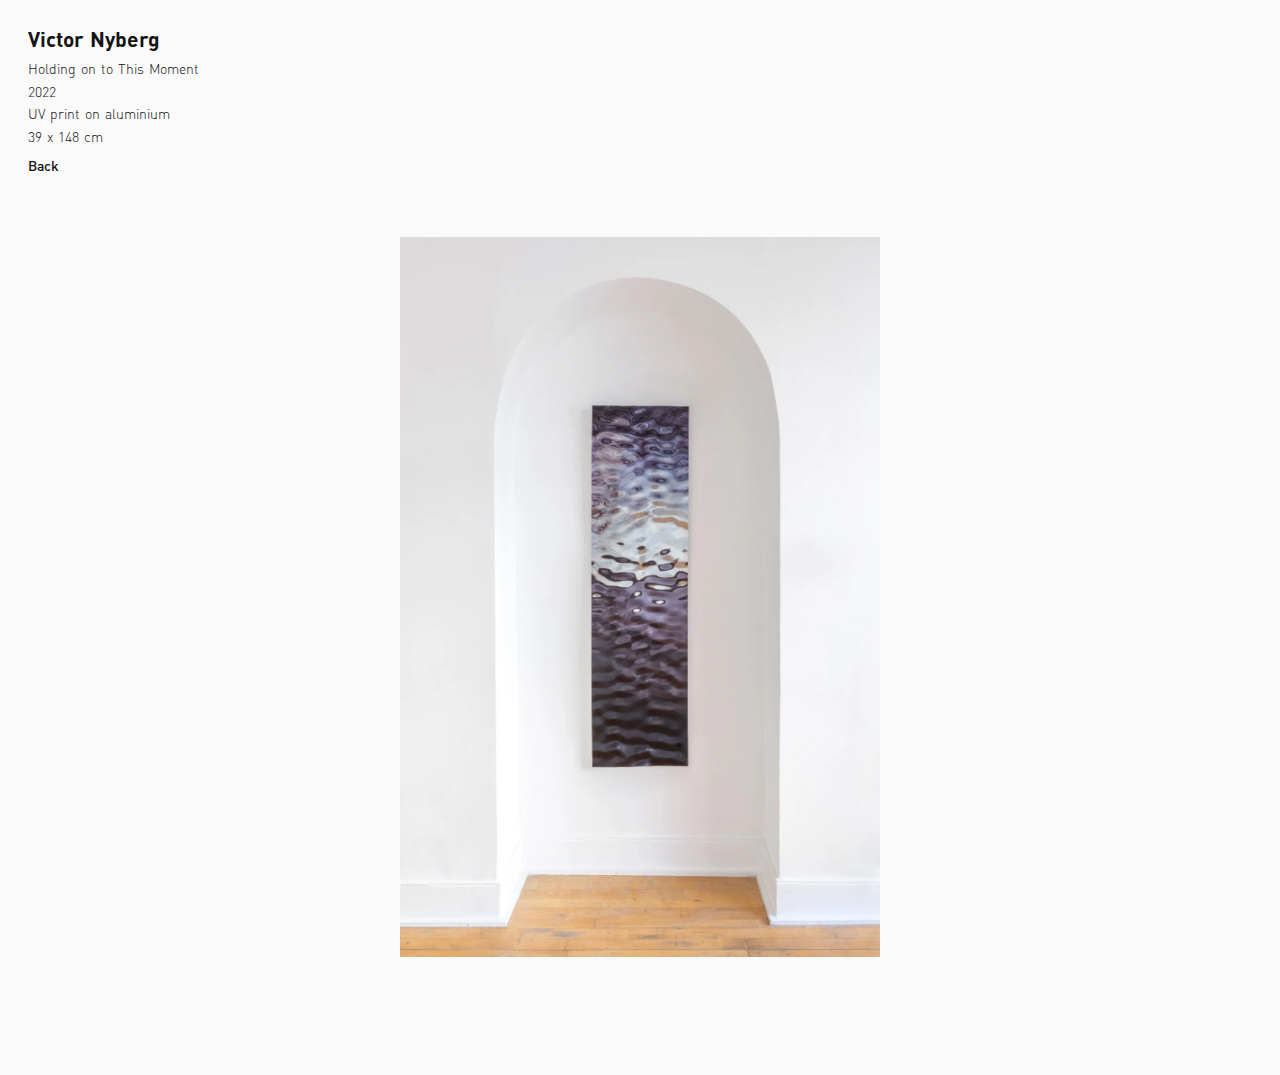
<file: holding-on-to-this-moment.html>
<!DOCTYPE html>
<html lang="en">
  <head>
    <title>Victor Nyberg</title>
    <meta charset="UTF-8" />
    <meta name="viewport" content="width=device-width,initial-scale=1" />
    <meta name="description" content="Victor Nyberg" />
    <link rel="stylesheet" href="style.css" />
  </head>

  <body>
    <div class="page-container">
      <div class="nav">
        <div class="name">
          <a href="index.html" class="current"> Victor Nyberg </a>
        </div>
        <div class="work-info">
          <div class="title">Holding on to This Moment</div>
          <div class="year">2022</div>
          <div class="info">UV print on aluminium</div>
          <div class="dimensions">39 x 148 cm</div>
        </div>
        <div class="links">
          <a href="#" onclick="history.go(-1); return false"> Back </a>
        </div>
      </div>

      <div class="image-list">
        <div class="image">
          <img src="imgs/holding-on-to-this-moment/main.webp" />
        </div>
      </div>
    </div>
  </body>
</html>
</file>
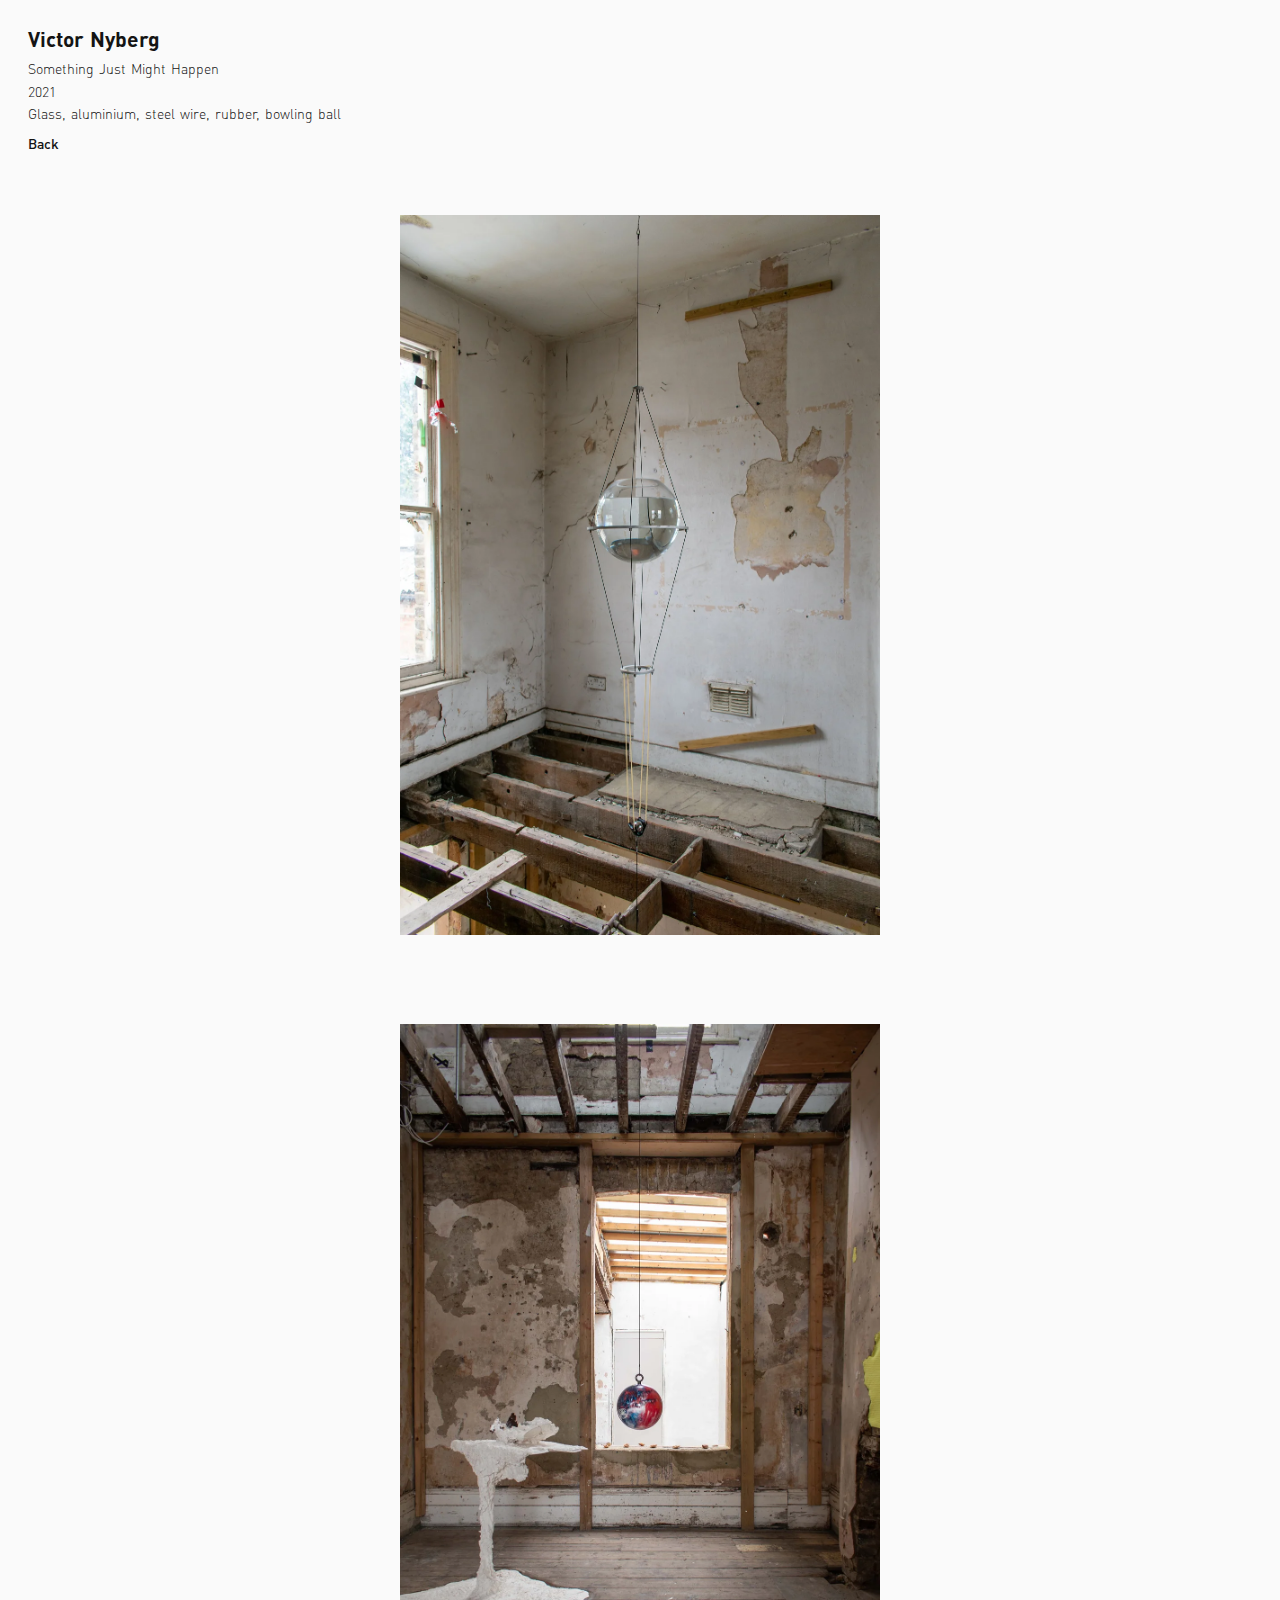
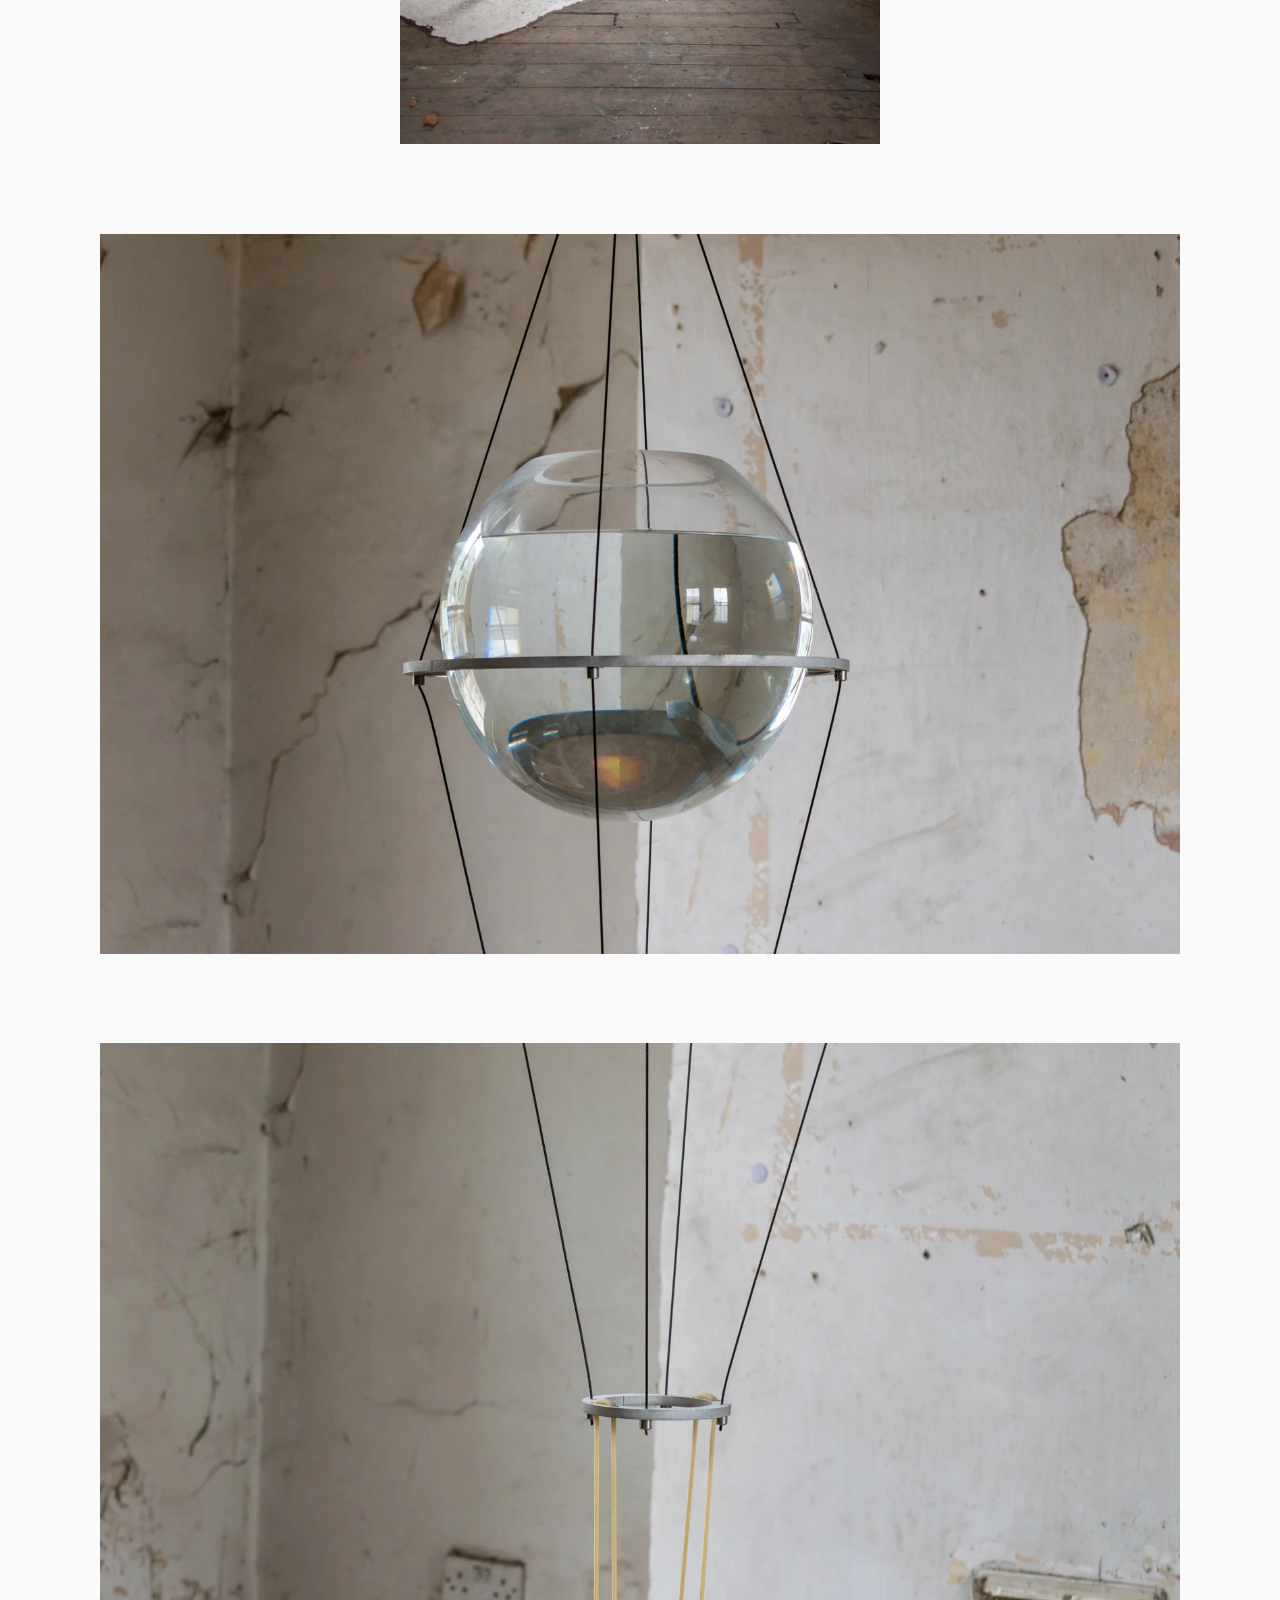
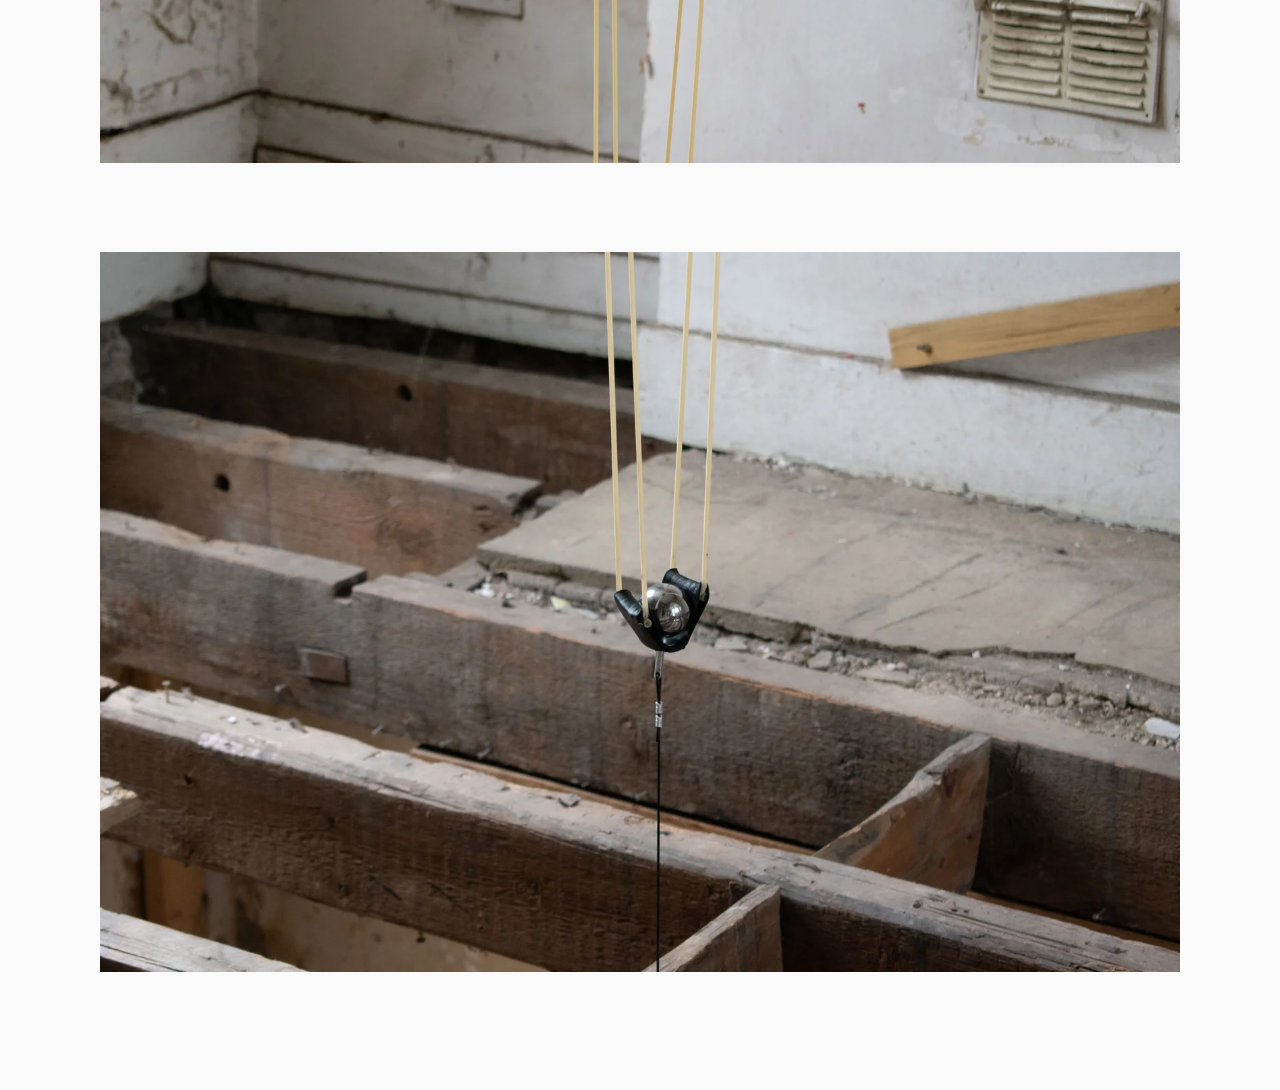
<file: something-just-might-happen.html>
<!DOCTYPE html>
<html lang="en">
<head>
  <title>Victor Nyberg</title>
  <meta charset="UTF-8" />
  <meta name="viewport" content="width=device-width,initial-scale=1" />
  <meta name="description" content="Victor Nyberg" />
  <link rel="stylesheet" href="style.css">
</head>

<body>

		<div class="page-container">

			<div class="nav">
				<div class="name">
					<a href="index.html" class="current">
						Victor Nyberg
					</a>
				</div>
        <div class="work-info">
          <div class="title">Something Just Might Happen</div>
          <div class="year">2021</div>
          <div class="info">Glass, aluminium, steel wire, rubber, bowling ball</div>
        </div>
				<div class="links">
          <a href="#" onclick="history.go(-1); return false">
						Back
					</a>
				</div>
			</div>

			<div class="image-list">

				<div class="image">
					<img src="imgs/something-just-might-happen/something-just-might-happen_top.webp">
				</div>

				<div class="image">
					<img src="imgs/something-just-might-happen/something-just-might-happen_bottom.webp">
				</div>

				<div class="image">
					<img src="imgs/something-just-might-happen/something-just-might-happen_detail1.webp">
				</div>

				<div class="image">
					<img src="imgs/something-just-might-happen/something-just-might-happen_detail2.webp">
				</div>

				<div class="image">
					<img src="imgs/something-just-might-happen/something-just-might-happen_detail3.webp">
				</div>

			</div>

		</div>

</body>

</html>
</file>
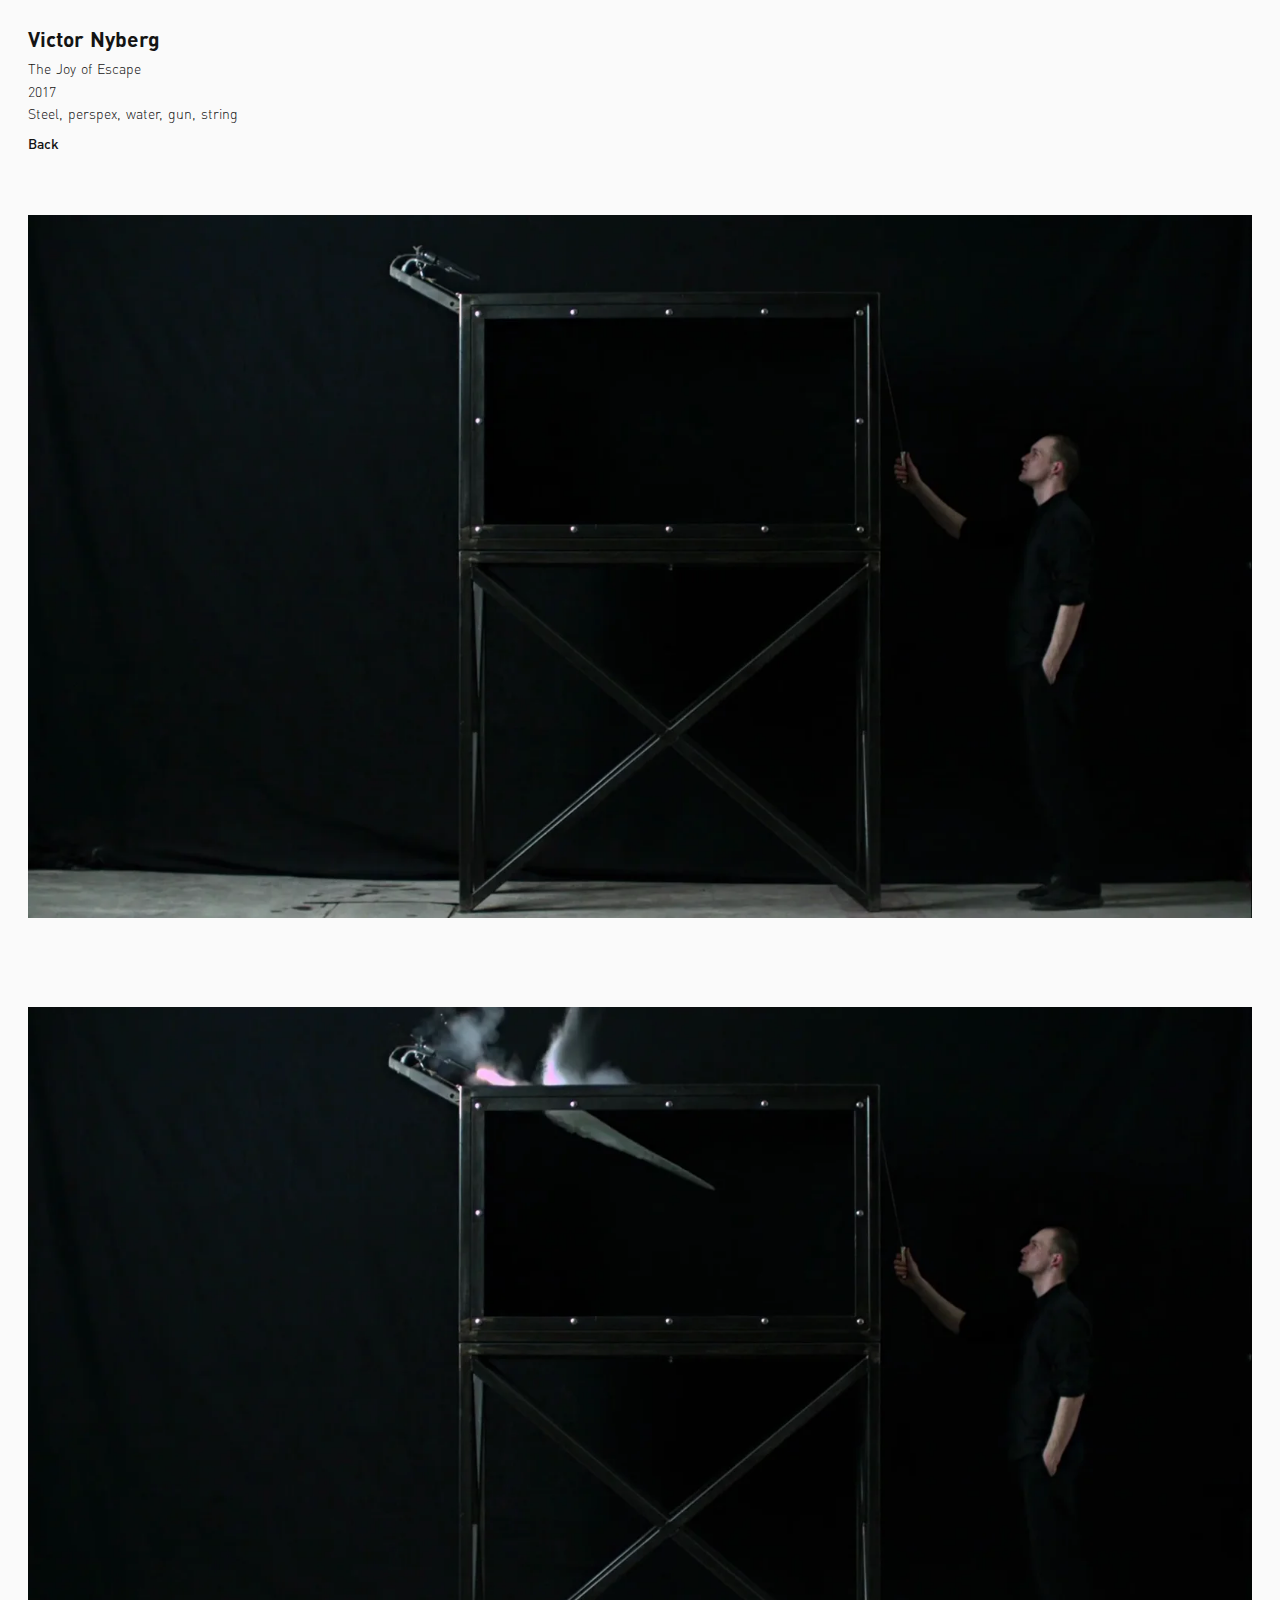
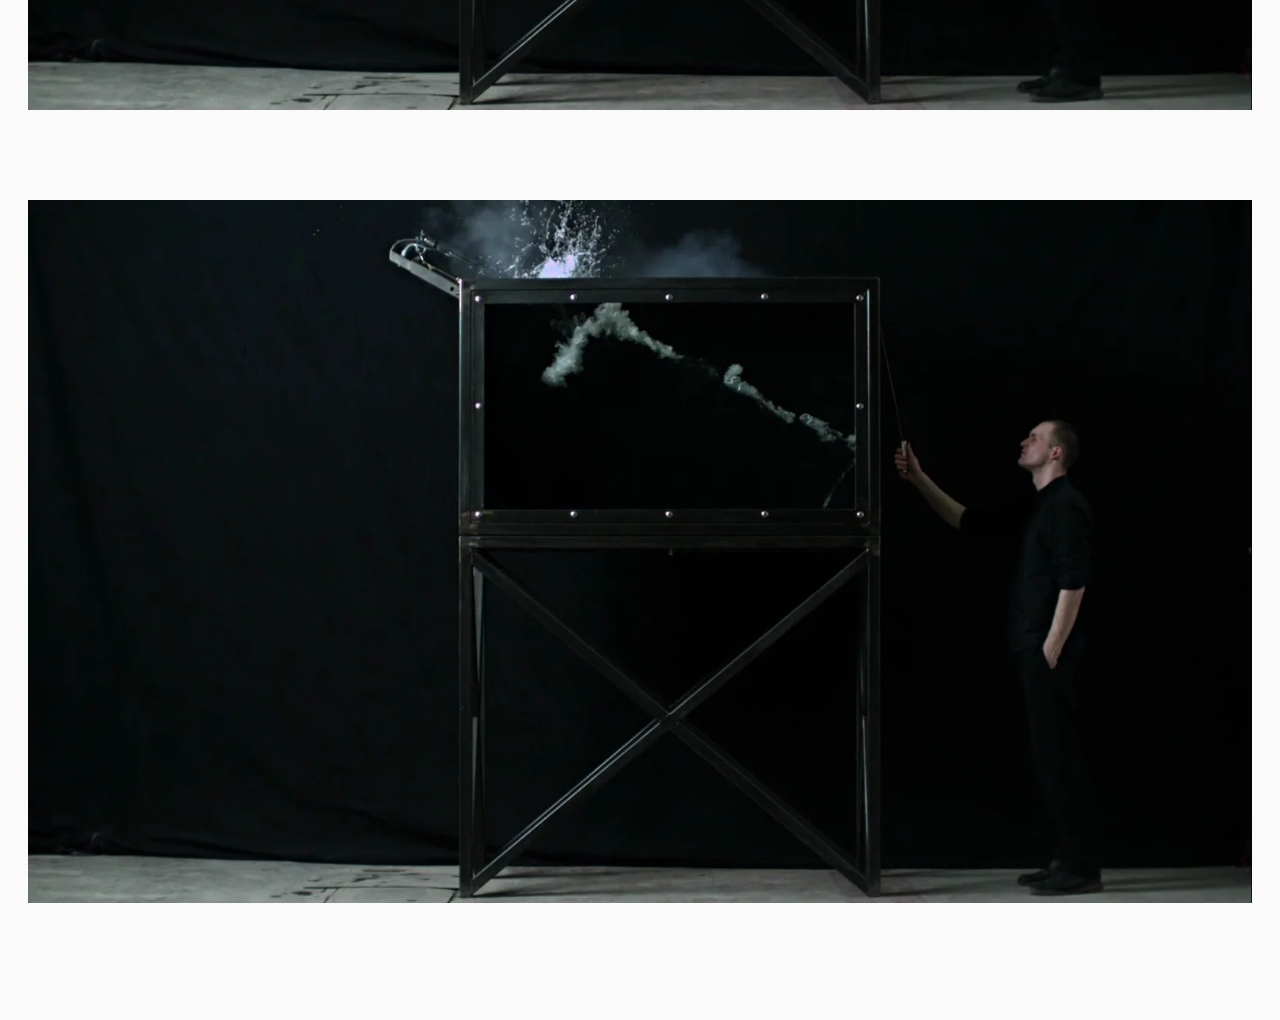
<file: the-joy-of-escape.html>
<!DOCTYPE html>
<html lang="en">
<head>
  <title>Victor Nyberg</title>
  <meta charset="UTF-8" />
  <meta name="viewport" content="width=device-width,initial-scale=1" />
  <meta name="description" content="Victor Nyberg" />
  <link rel="stylesheet" href="style.css">
</head>

<body>

		<div class="page-container">

			<div class="nav">
				<div class="name">
					<a href="index.html" class="current">
						Victor Nyberg
					</a>
				</div>
        <div class="work-info">
          <div class="title">The Joy of Escape</div>
          <div class="year">2017</div>
          <div class="info">Steel, perspex, water, gun, string</div>
        </div>
				<div class="links">
          <a href="#" onclick="history.go(-1); return false">
						Back
					</a>
				</div>
			</div>


			<div class="image-list">

        <div class="image">
          <img src="imgs/the-joy-of-escape/still-1.webp">
        </div>

        <div class="image">
          <img src="imgs/the-joy-of-escape/still-2.webp">
        </div>

        <div class="image">
          <img src="imgs/the-joy-of-escape/still-3.webp">
        </div>


			</div>

		</div>

</body>

</html>
</file>
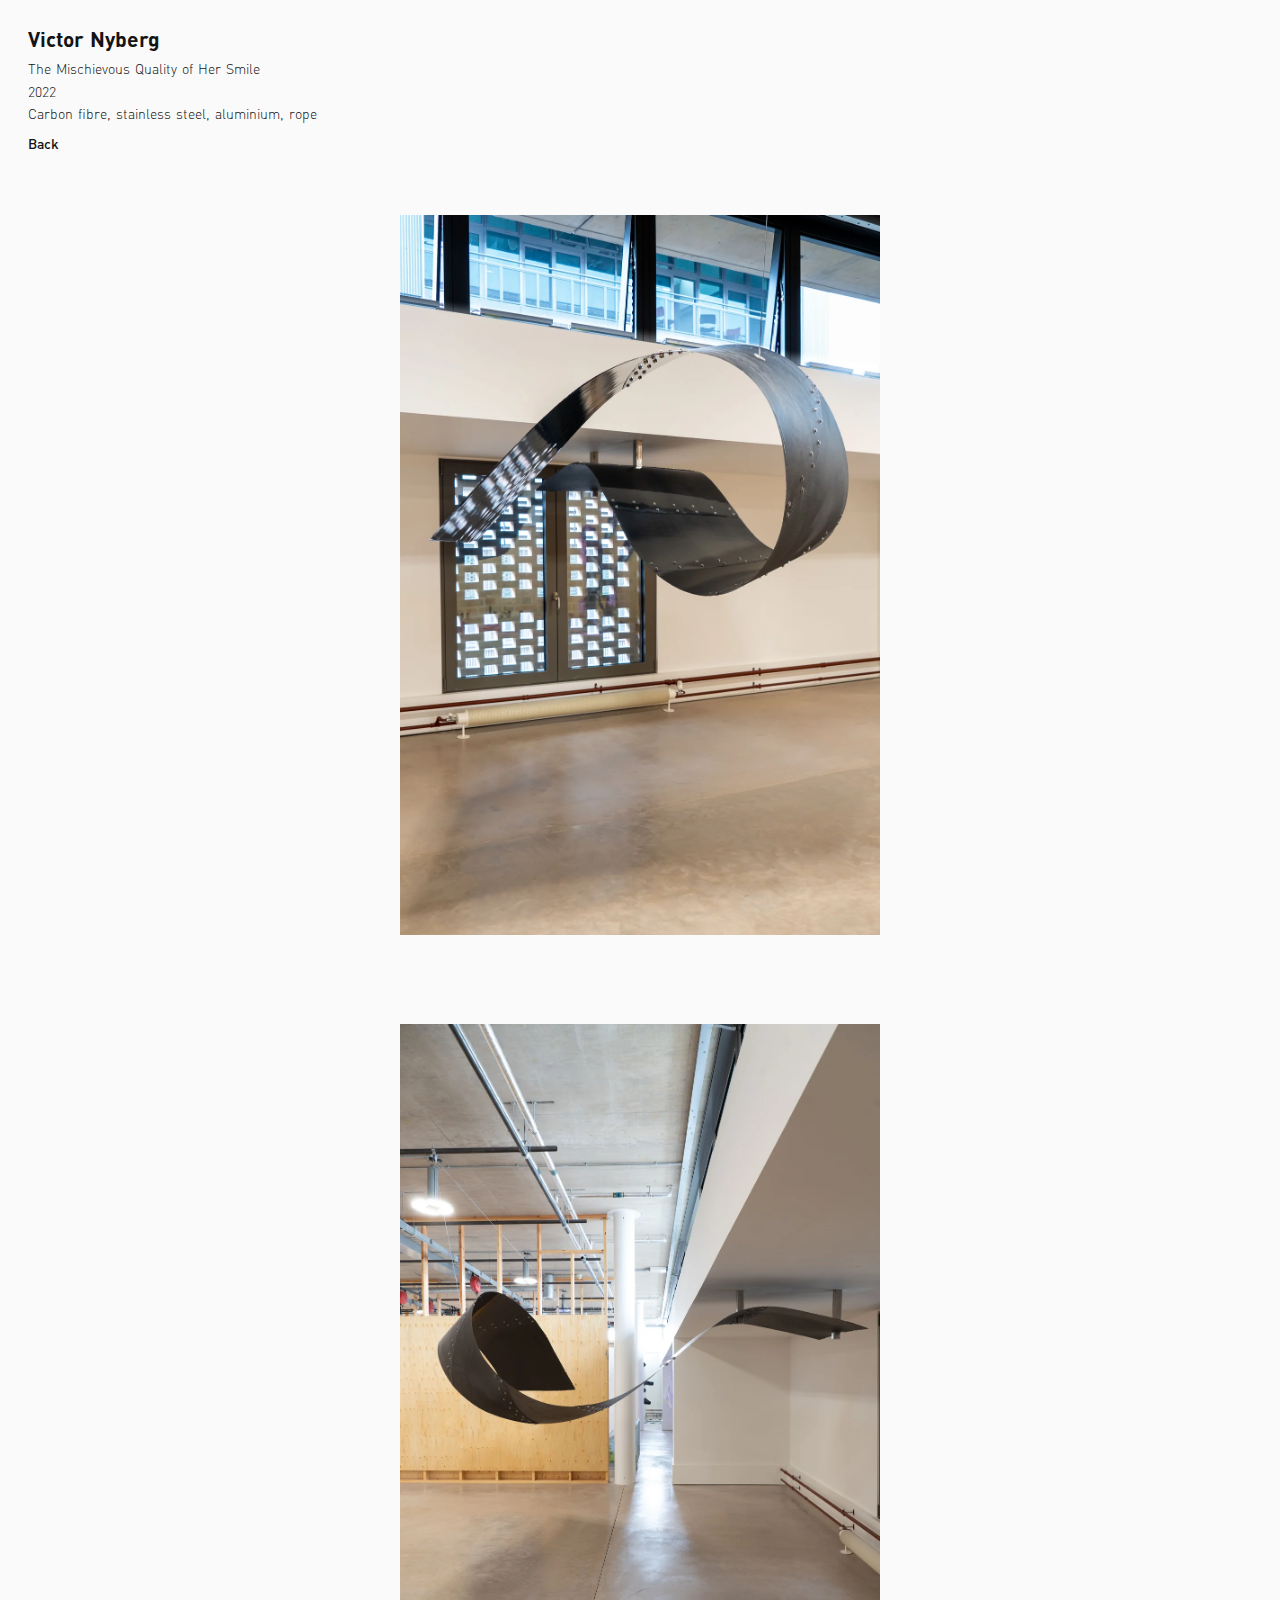
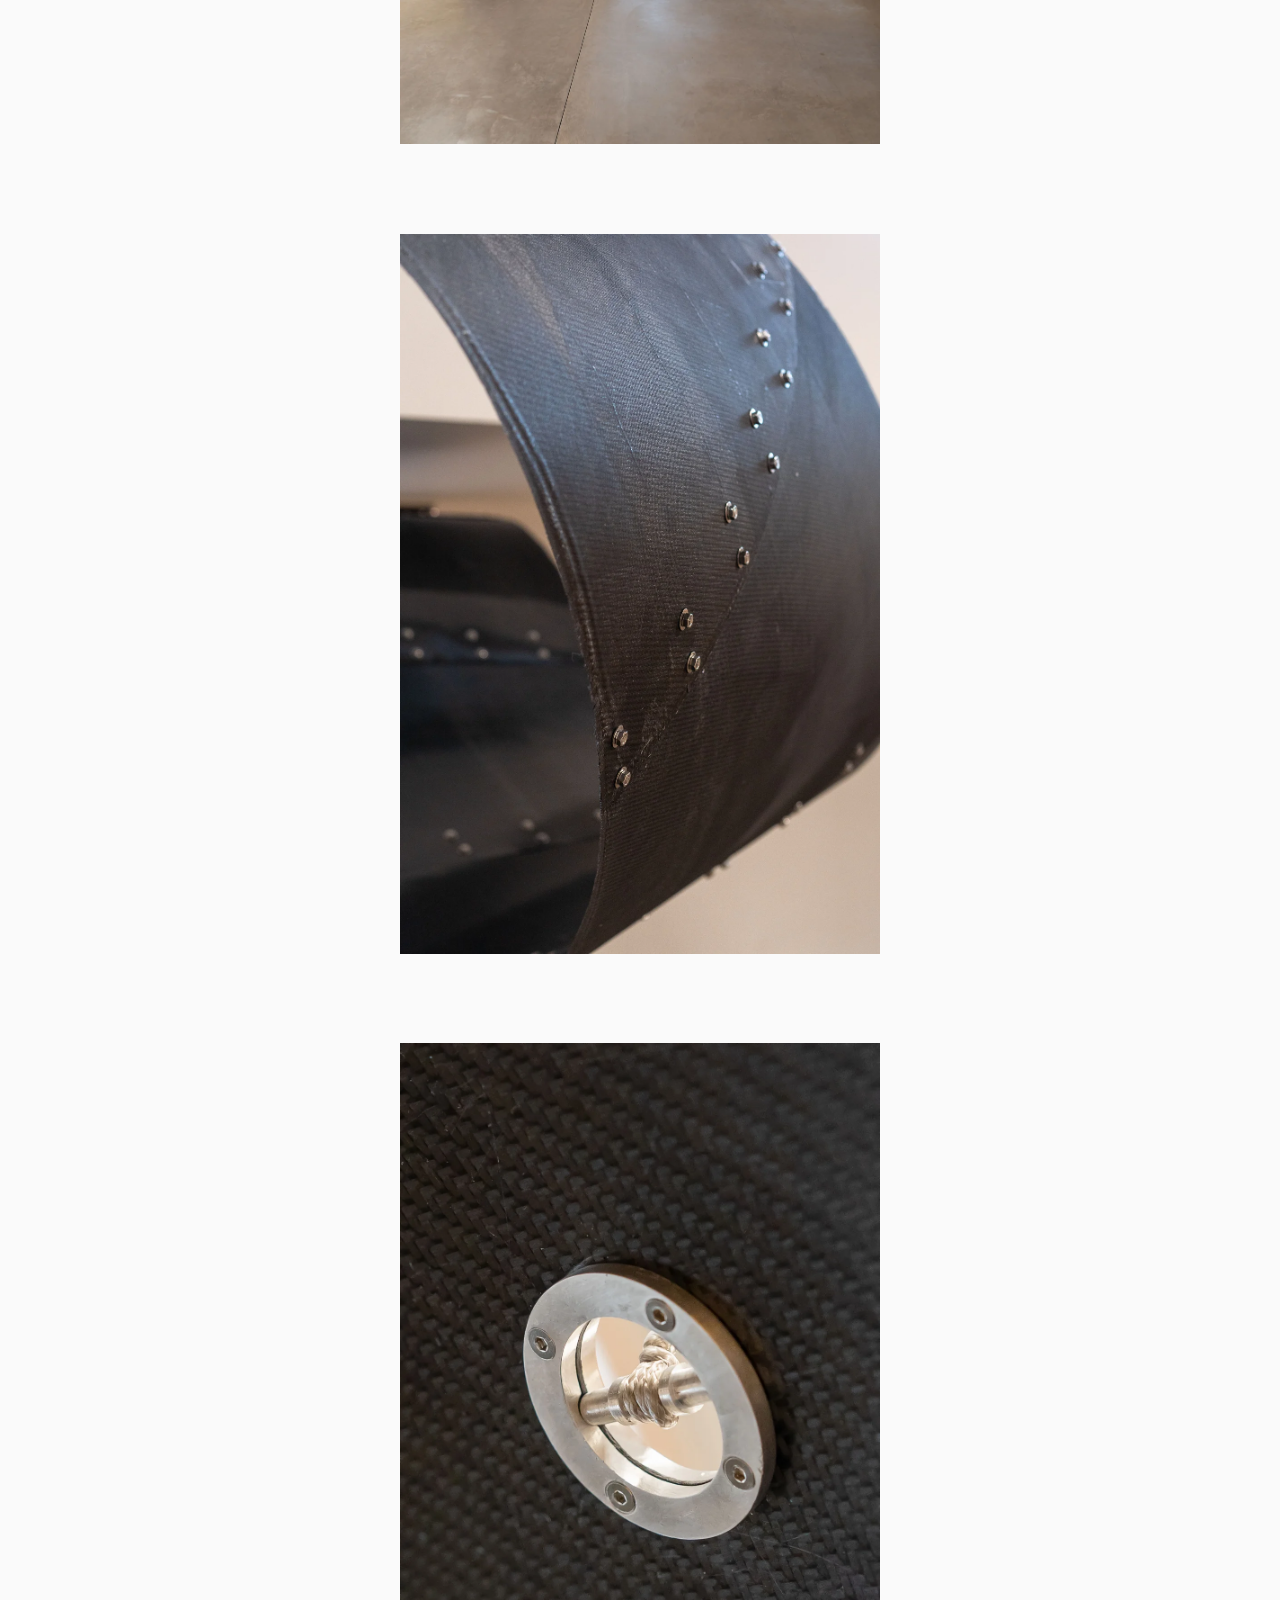
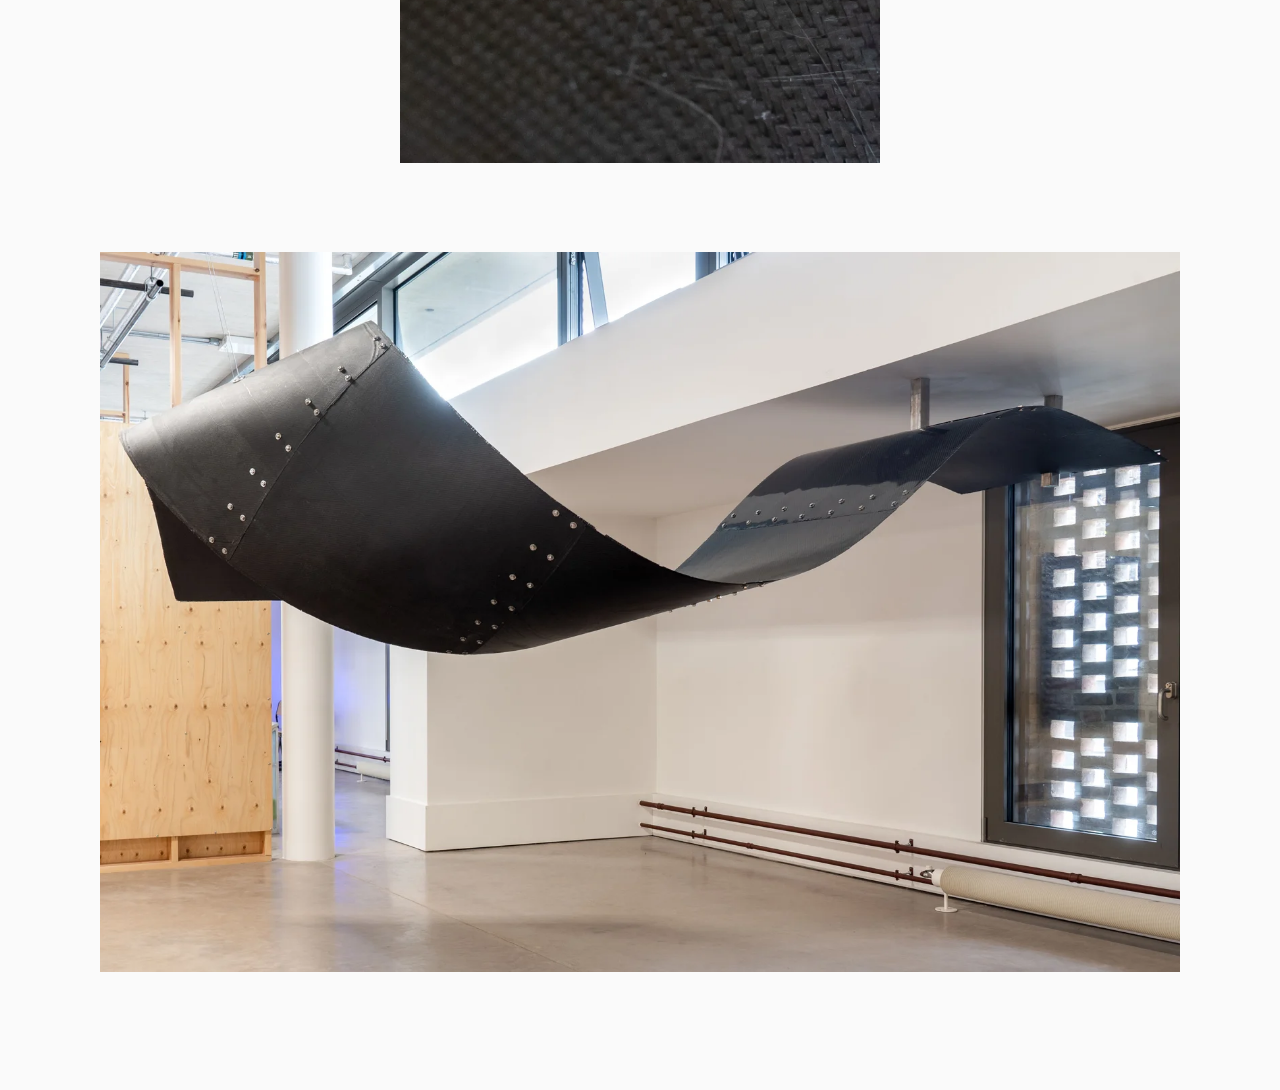
<file: the-mischievous-quality-of-her-smile.html>
<!DOCTYPE html>
<html lang="en">
<head>
  <title>Victor Nyberg</title>
  <meta charset="UTF-8" />
  <meta name="viewport" content="width=device-width,initial-scale=1" />
  <meta name="description" content="Victor Nyberg" />
  <link rel="stylesheet" href="style.css">
</head>

<body>

		<div class="page-container">

			<div class="nav">
				<div class="name">
					<a href="index.html" class="current">
						Victor Nyberg
					</a>
				</div>
        <div class="work-info">
          <div class="title">The Mischievous Quality of Her Smile</div>
          <div class="year">2022</div>
          <div class="info">Carbon fibre, stainless steel, aluminium, rope</div>
        </div>
				<div class="links">
          <a href="#" onclick="history.go(-1); return false">
						Back
					</a>
				</div>
			</div>

			<div class="image-list">

				<div class="image">
					<img src="imgs/the-mischievous-quality-of-her-smile/main.webp">
				</div>

				<div class="image">
					<img src="imgs/the-mischievous-quality-of-her-smile/side_vertical.webp">
				</div>

				<div class="image">
					<img src="imgs/the-mischievous-quality-of-her-smile/detail_1.webp">
				</div>

				<div class="image">
					<img src="imgs/the-mischievous-quality-of-her-smile/detail_2.webp">
				</div>

				<div class="image">
					<img src="imgs/the-mischievous-quality-of-her-smile/side_horizontal.webp">
				</div>

			</div>

		</div>

</body>

</html>
</file>
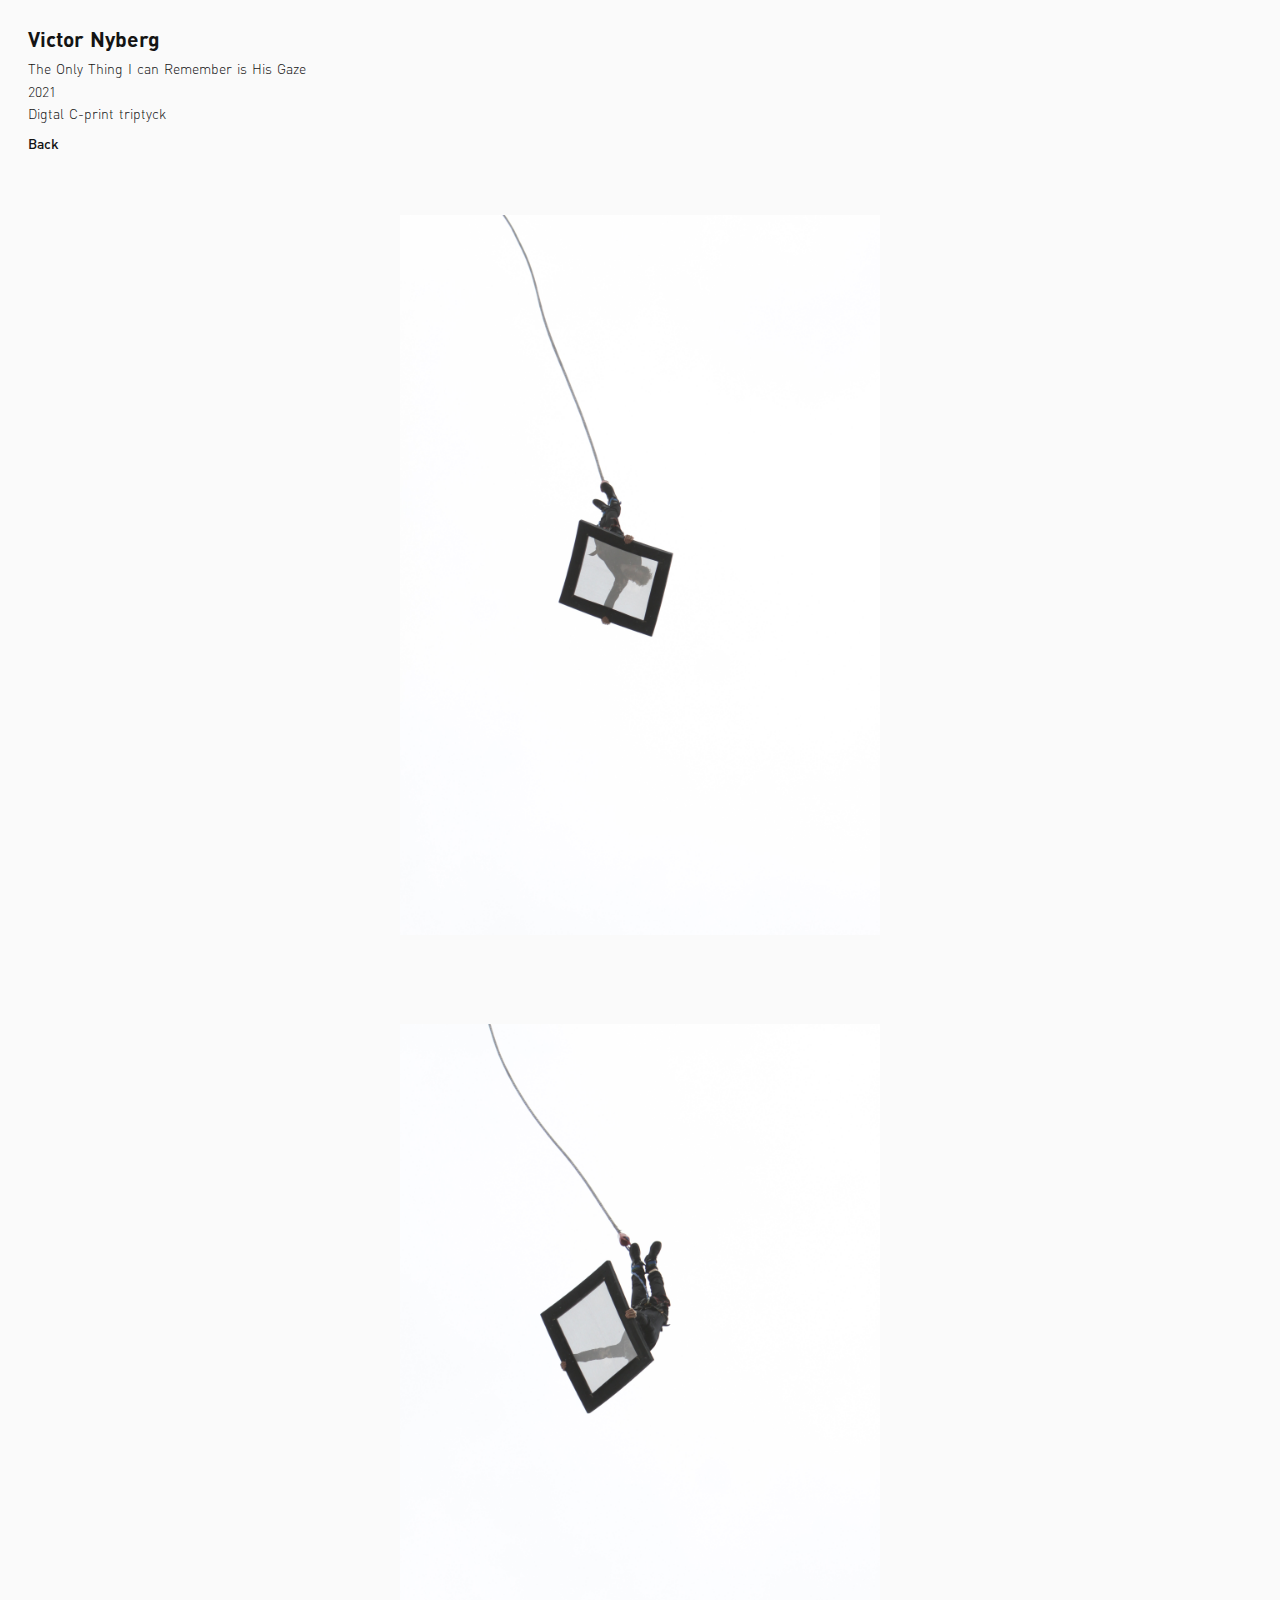
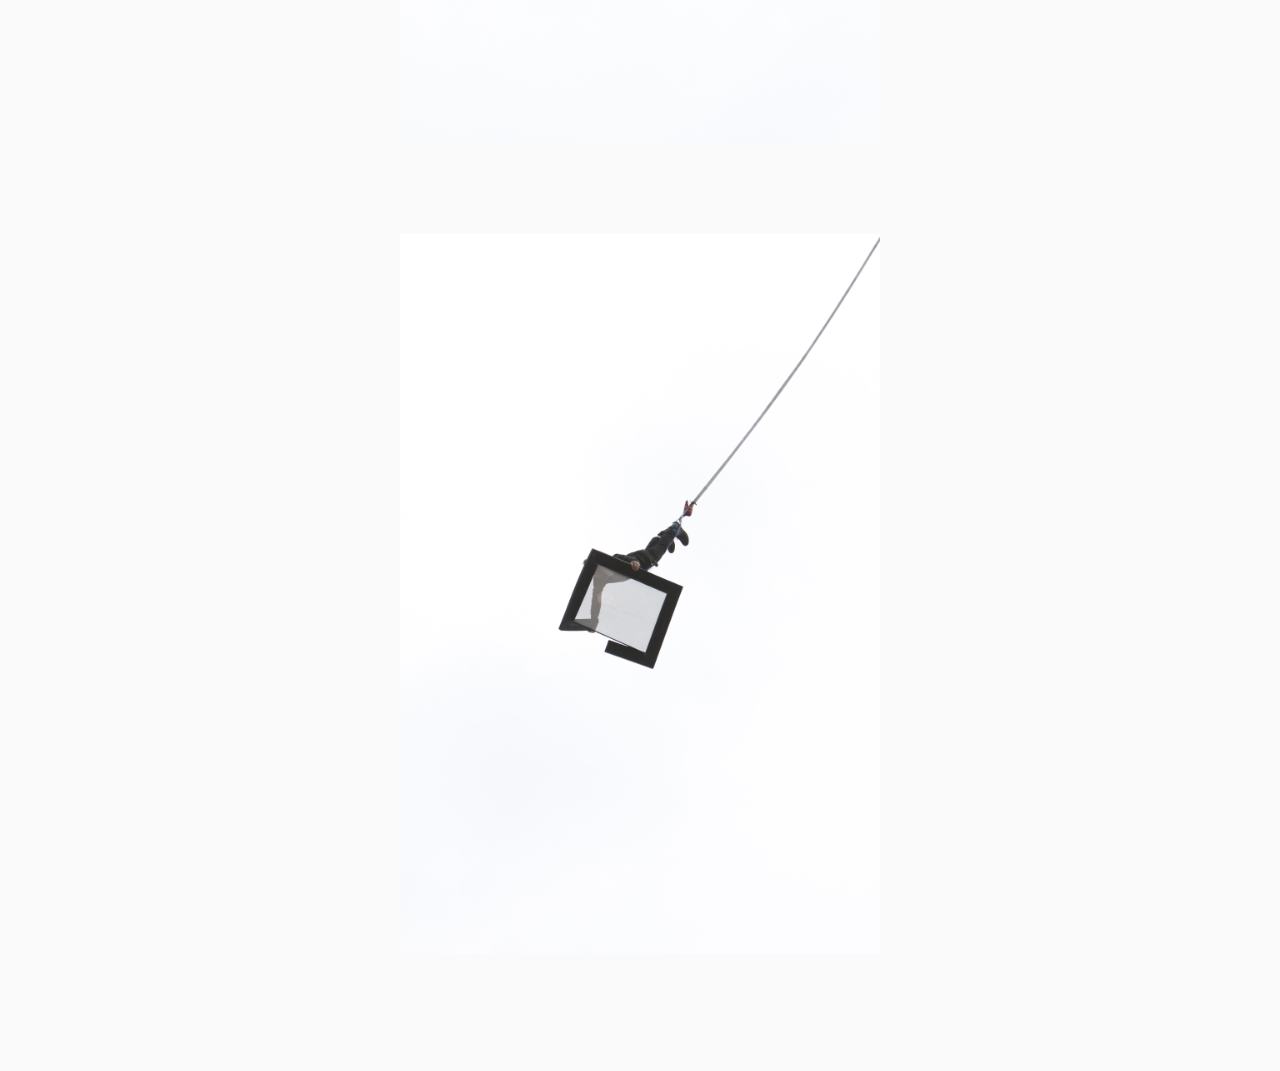
<file: the-only-thing-i-can-remember-is-his-gaze.html>
<!DOCTYPE html>
<html lang="en">
<head>
  <title>Victor Nyberg</title>
  <meta charset="UTF-8" />
  <meta name="viewport" content="width=device-width,initial-scale=1" />
  <meta name="description" content="Victor Nyberg" />
  <link rel="stylesheet" href="style.css">
</head>

<body>

		<div class="page-container">

			<div class="nav">
				<div class="name">
					<a href="index.html" class="current">
						Victor Nyberg
					</a>
				</div>
        <div class="work-info">
          <div class="title">The Only Thing I can Remember is His Gaze</div>
          <div class="year">2021</div>
          <div class="info">Digtal C-print triptyck</div>
        </div>
				<div class="links">
          <a href="#" onclick="history.go(-1); return false">
						Back
					</a>
				</div>
			</div>

			<div class="image-list">

				<div class="image">
					<img src="imgs/the-only-thing-i-can-remember-is-his-gaze/the-only-thing-i-can-remember-is-his-gaze_first.jpeg">
				</div>

				<div class="image">
					<img src="imgs/the-only-thing-i-can-remember-is-his-gaze/the-only-thing-i-can-remember-is-his-gaze_second.jpeg">
				</div>

				<div class="image">
					<img src="imgs/the-only-thing-i-can-remember-is-his-gaze/the-only-thing-i-can-remember-is-his-gaze_third.jpeg">
				</div>

			</div>

		</div>

</body>

</html>
</file>
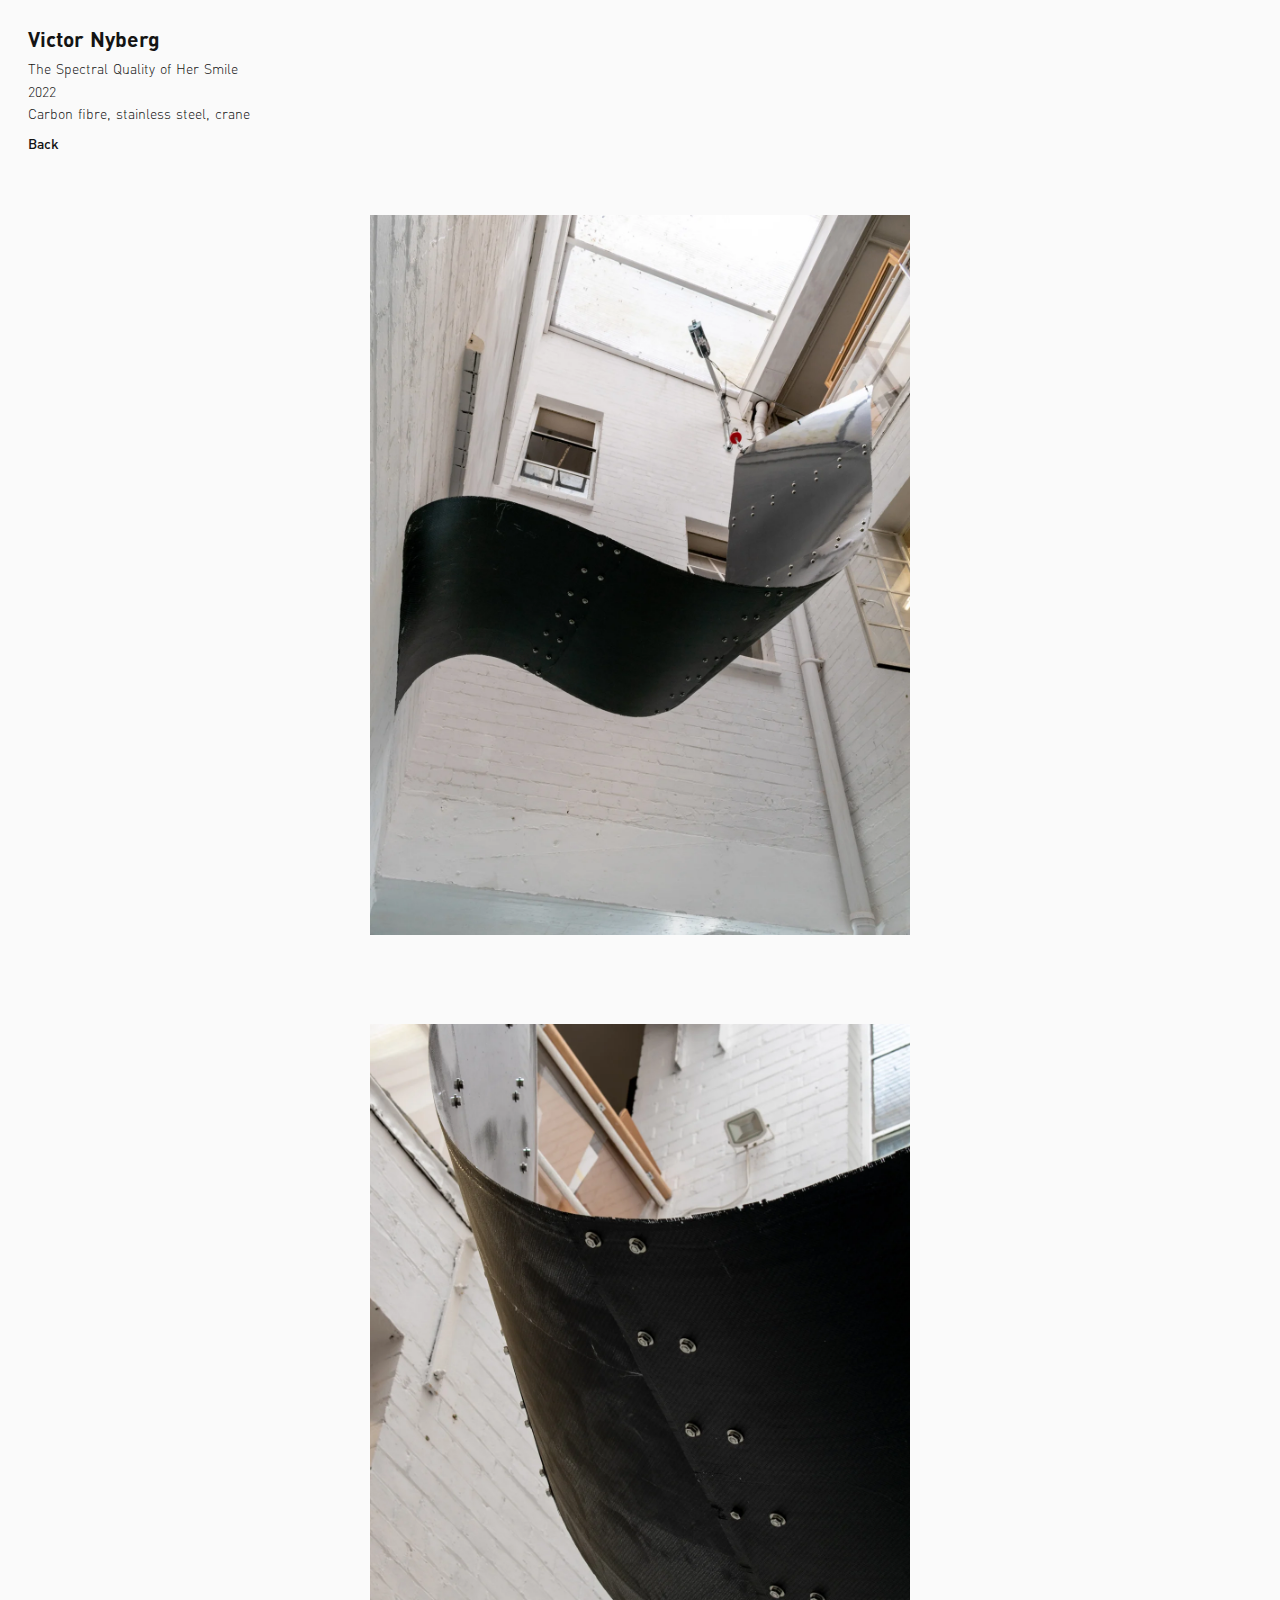
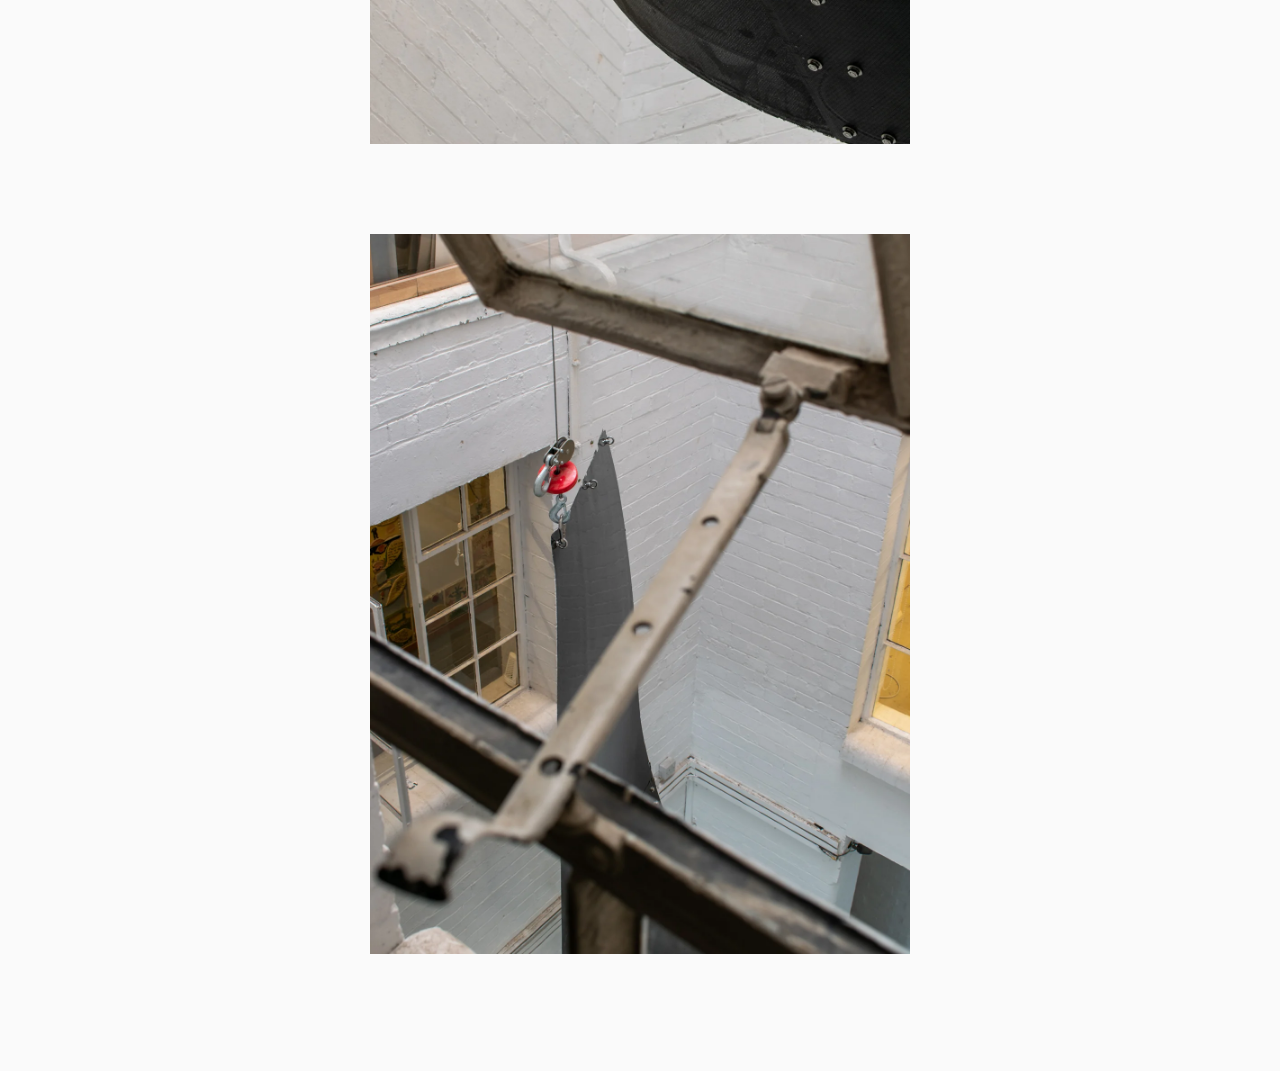
<file: the-spectral-quality-of-her-smile.html>
<!DOCTYPE html>
<html lang="en">
<head>
  <title>Victor Nyberg</title>
  <meta charset="UTF-8" />
  <meta name="viewport" content="width=device-width,initial-scale=1" />
  <meta name="description" content="Victor Nyberg" />
  <link rel="stylesheet" href="style.css">
</head>

<body>

		<div class="page-container">

			<div class="nav">
				<div class="name">
					<a href="index.html" class="current">
						Victor Nyberg
					</a>
				</div>
        <div class="work-info">
          <div class="title">The Spectral Quality of Her Smile</div>
          <div class="year">2022</div>
          <div class="info">Carbon fibre, stainless steel, crane</div>
        </div>
				<div class="links">
          <a href="#" onclick="history.go(-1); return false">
						Back
					</a>
				</div>
			</div>

			<div class="image-list">

				<div class="image">
					<img src="imgs/the-spectral-quality-of-her-smile/main.webp">
				</div>

				<div class="image">
					<img src="imgs/the-spectral-quality-of-her-smile/detail_1.webp">
				</div>

				<div class="image">
					<img src="imgs/the-spectral-quality-of-her-smile/detail_2.webp">
				</div>

			</div>

		</div>

</body>

</html>
</file>
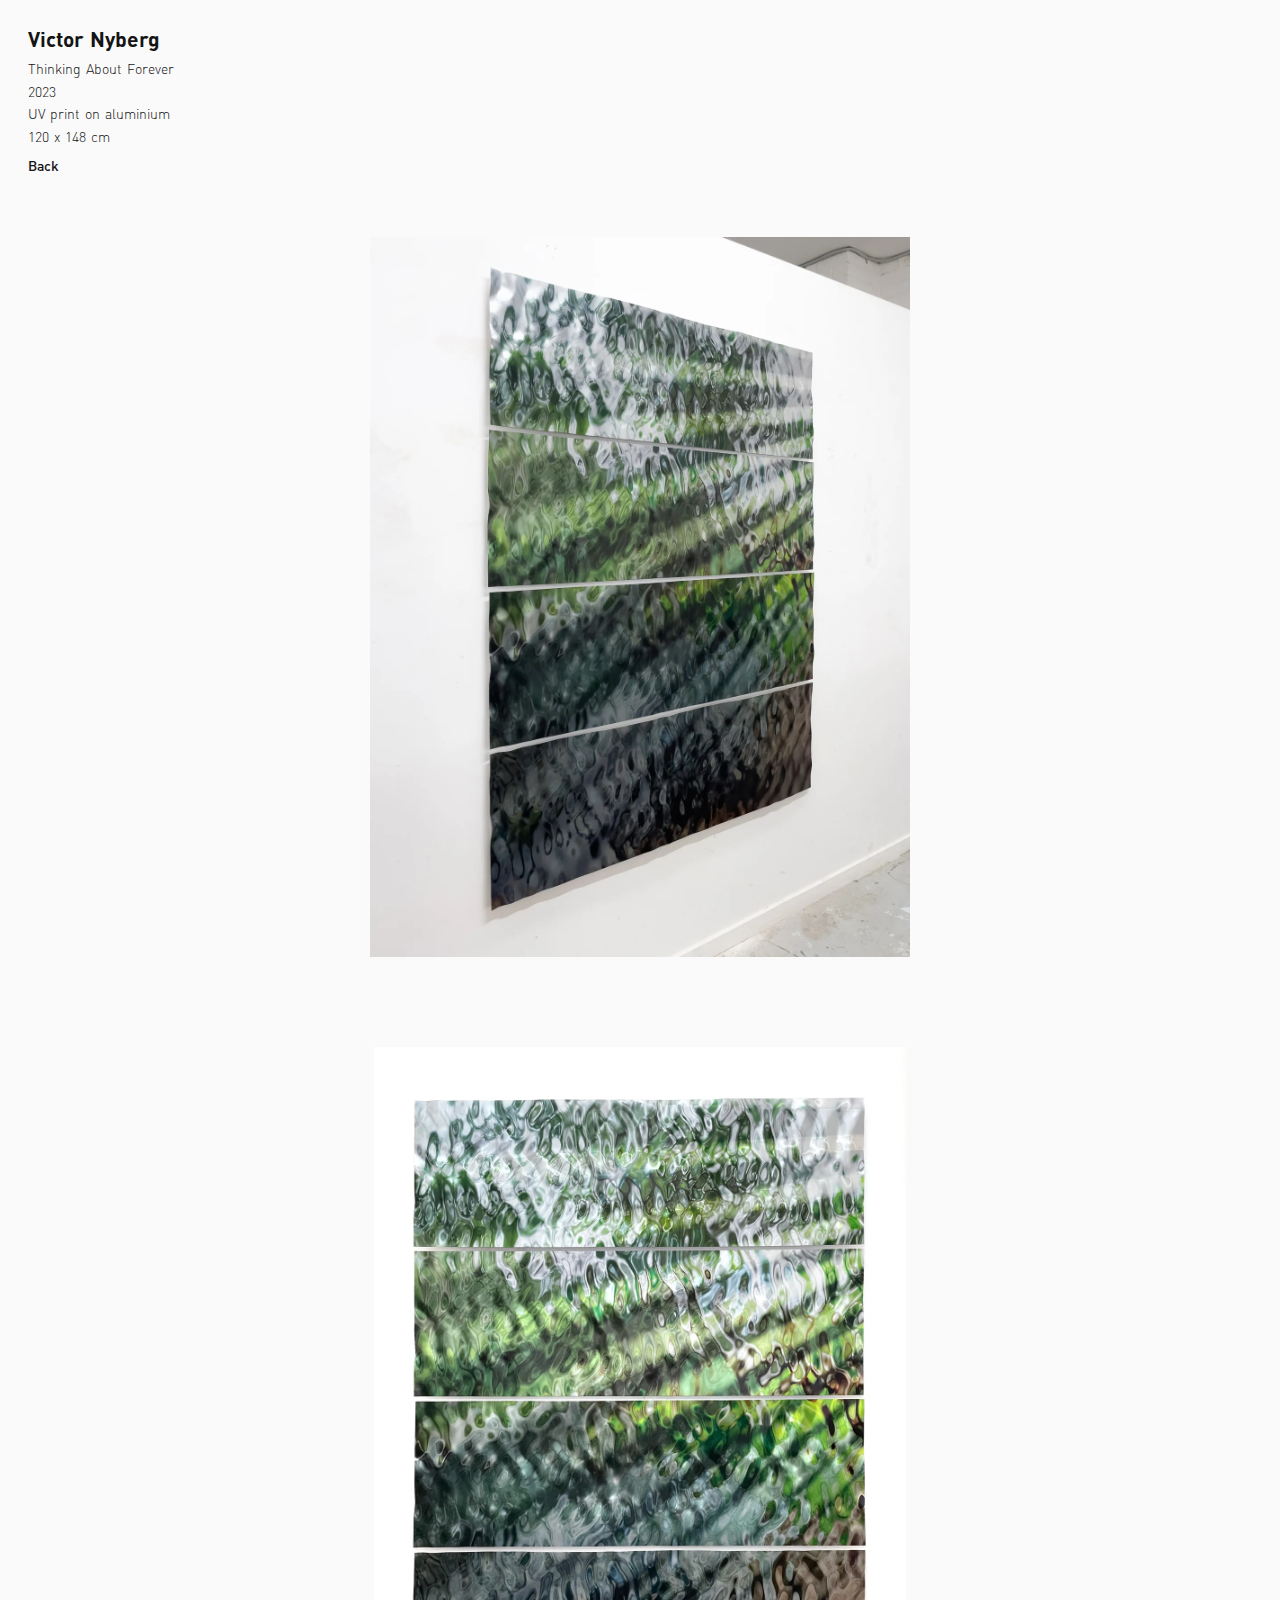
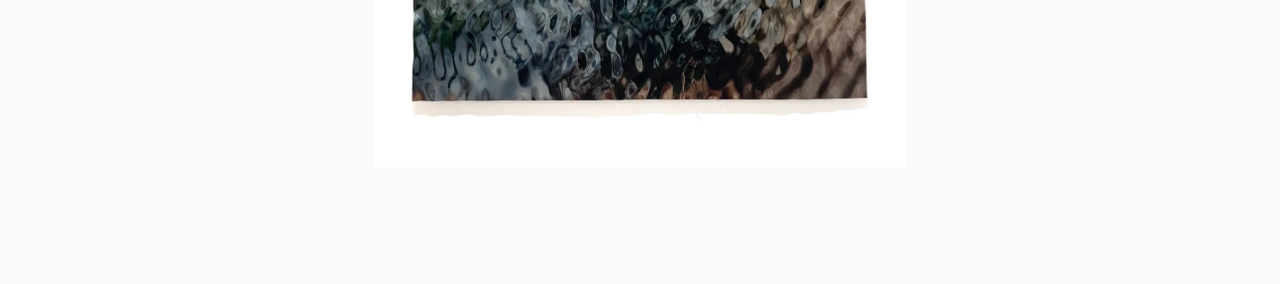
<file: thinking-about-forever.html>
<!DOCTYPE html>
<html lang="en">
  <head>
    <title>Victor Nyberg</title>
    <meta charset="UTF-8" />
    <meta name="viewport" content="width=device-width,initial-scale=1" />
    <meta name="description" content="Victor Nyberg" />
    <link rel="stylesheet" href="style.css" />
  </head>

  <body>
    <div class="page-container">
      <div class="nav">
        <div class="name">
          <a href="index.html" class="current"> Victor Nyberg </a>
        </div>
        <div class="work-info">
          <div class="title">Thinking About Forever</div>
          <div class="year">2023</div>
          <div class="info">UV print on aluminium</div>
          <div class="dimensions">120 x 148 cm</div>
        </div>
        <div class="links">
          <a href="#" onclick="history.go(-1); return false"> Back </a>
        </div>
      </div>

      <div class="image-list">
        <div class="image">
          <img src="imgs/thinking-about-forever/main.webp" />
        </div>

        <div class="image">
          <img src="imgs/thinking-about-forever/front.webp" />
        </div>
      </div>
    </div>
  </body>
</html>
</file>
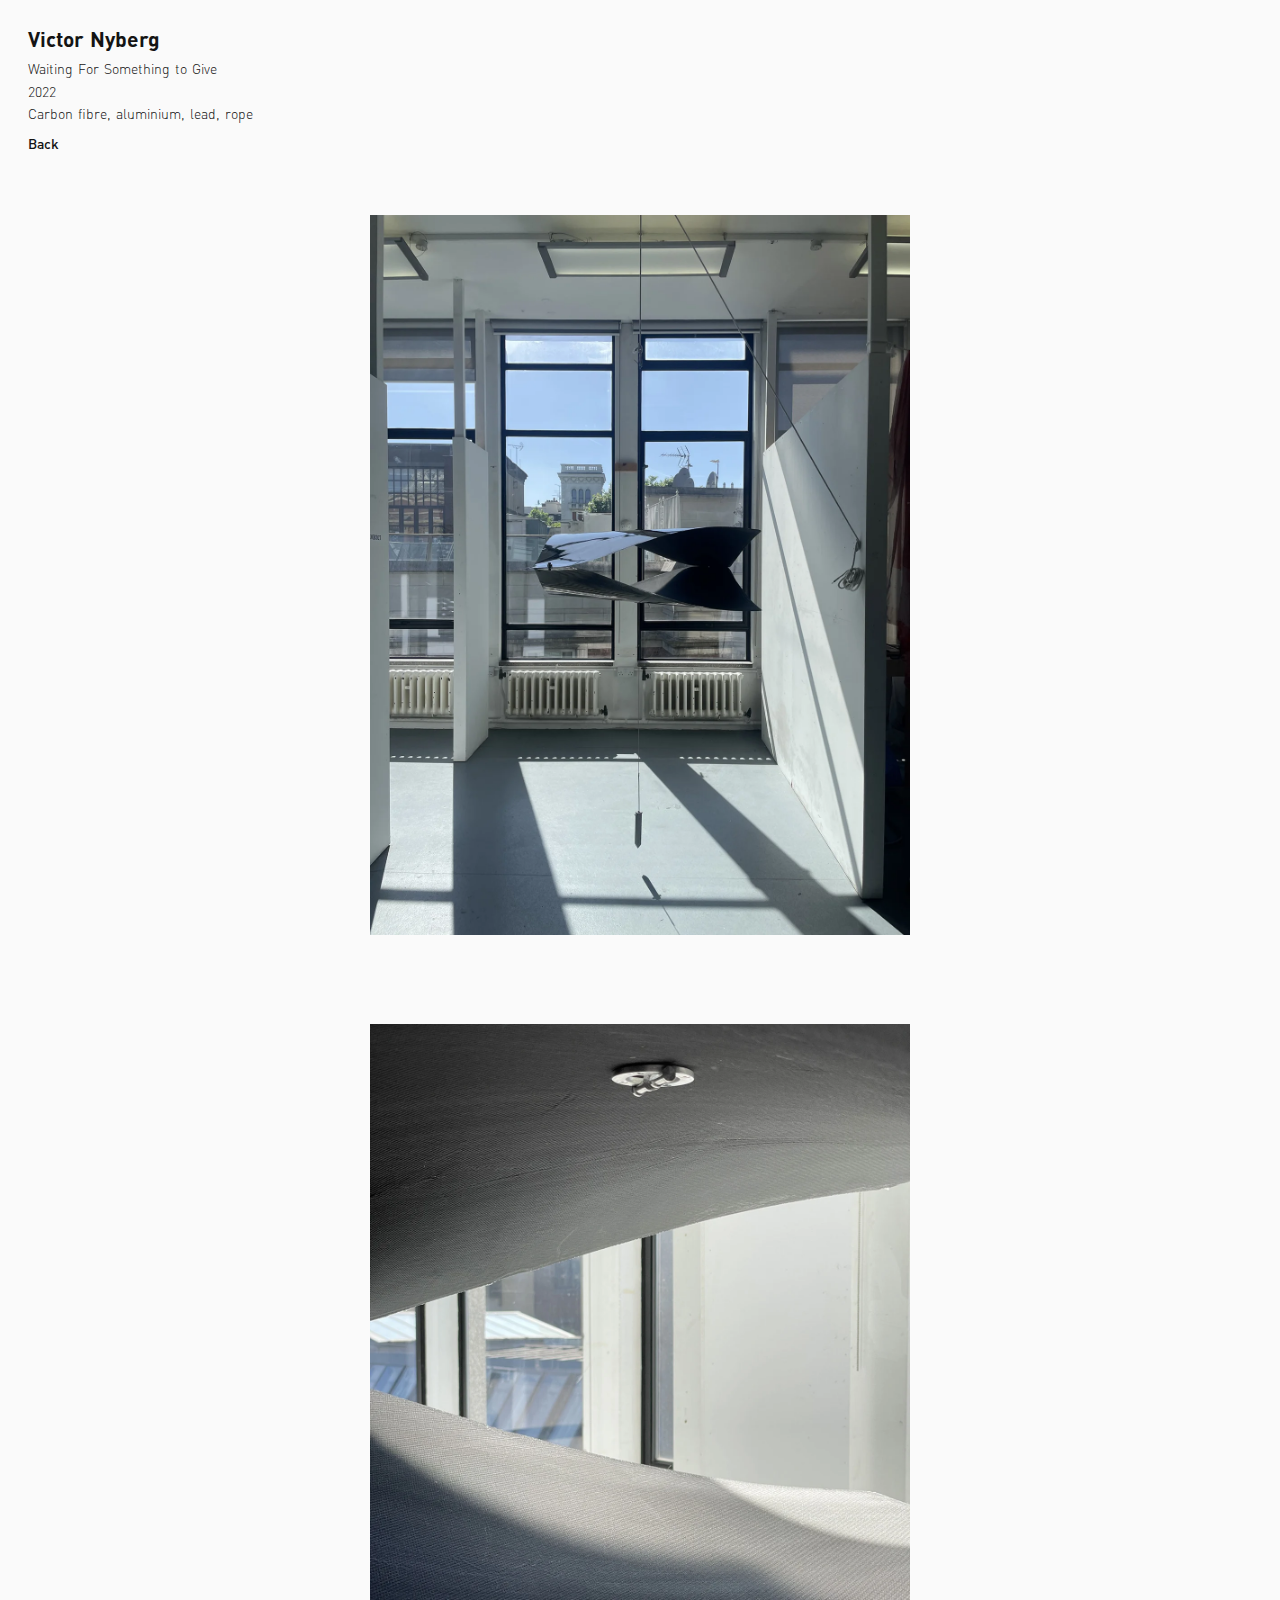
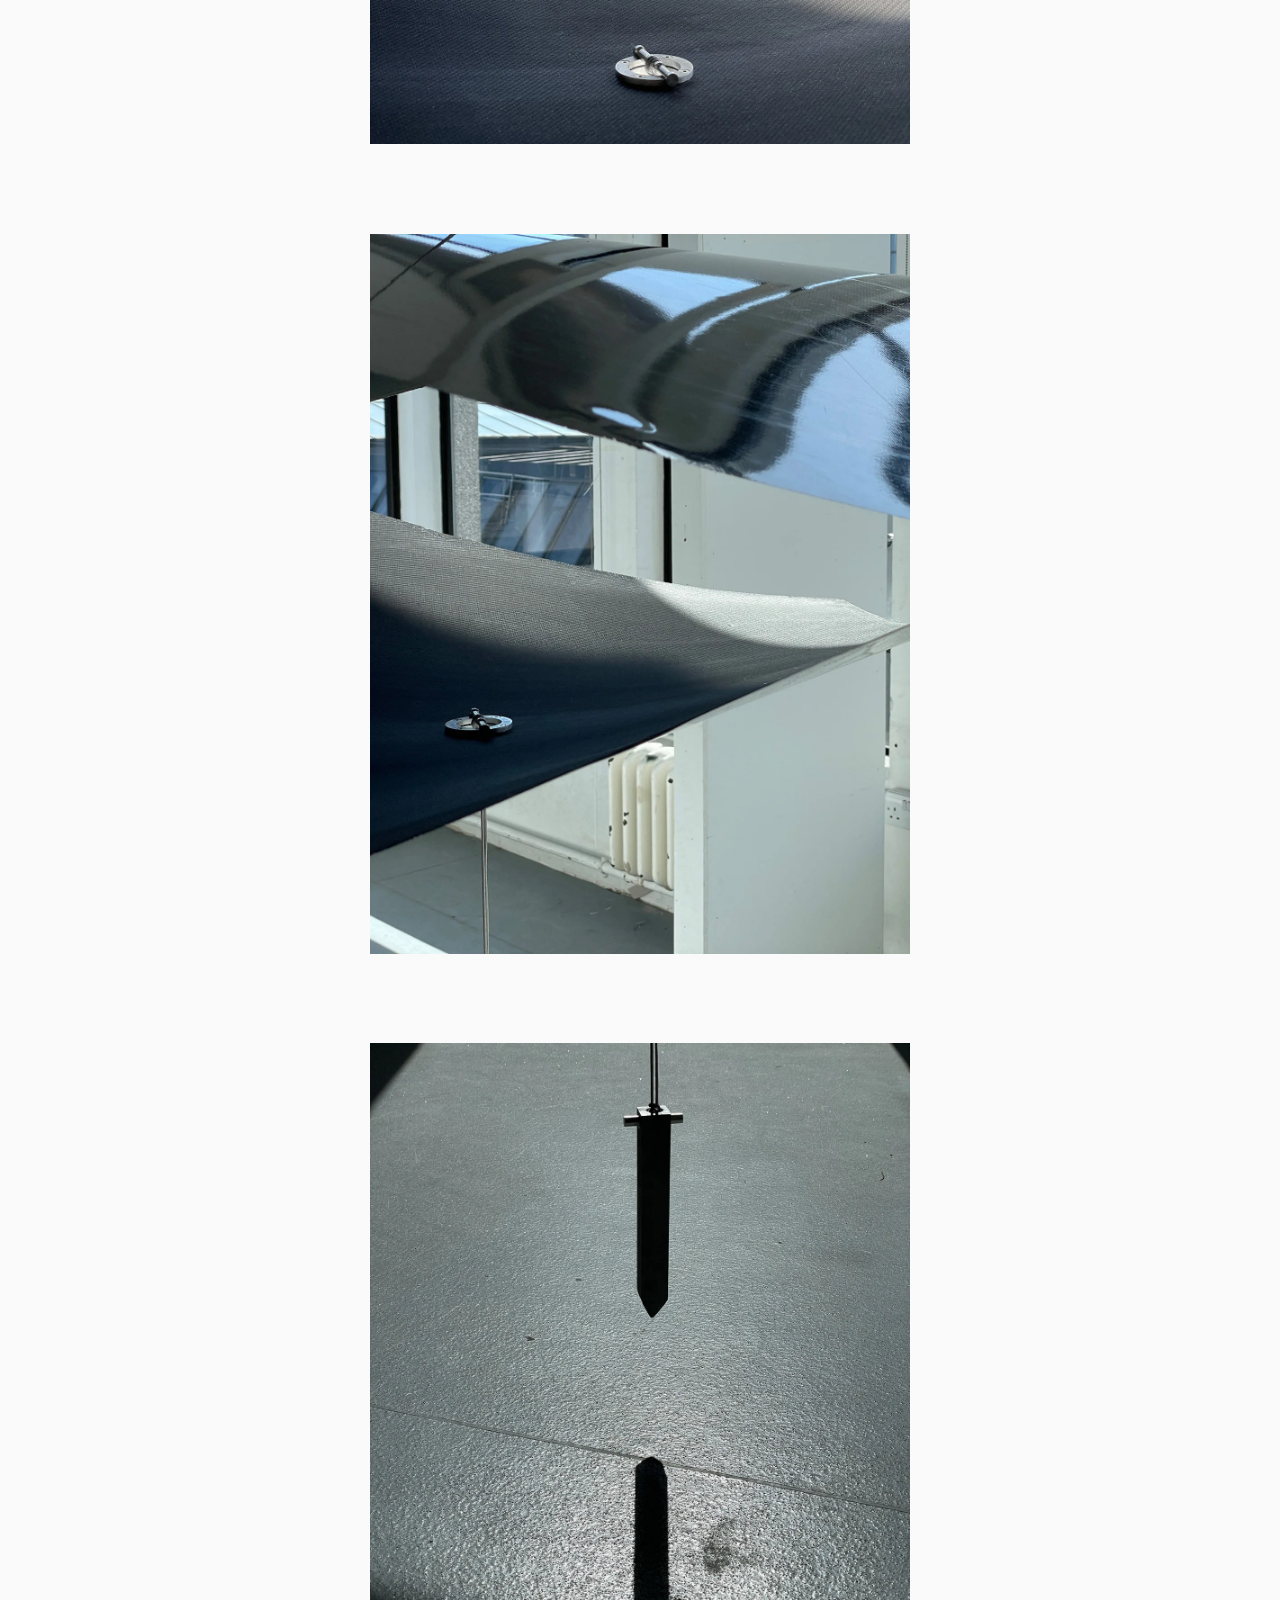
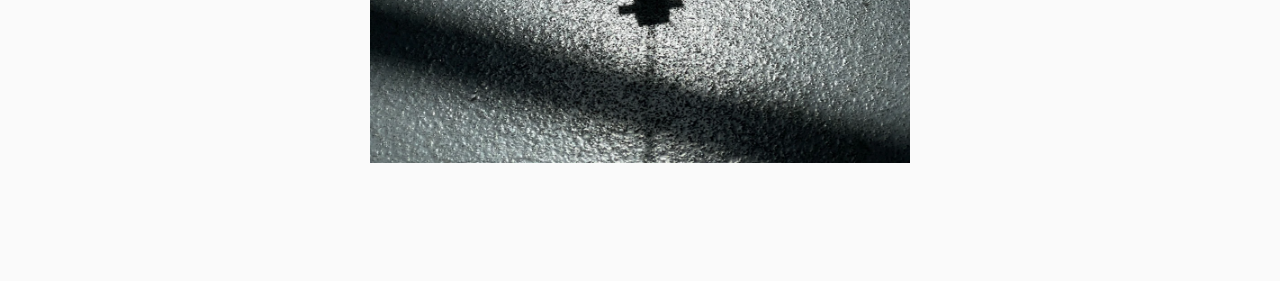
<file: waiting-for-something-to-give.html>
<!DOCTYPE html>
<html lang="en">
<head>
  <title>Victor Nyberg</title>
  <meta charset="UTF-8" />
  <meta name="viewport" content="width=device-width,initial-scale=1" />
  <meta name="description" content="Victor Nyberg" />
  <link rel="stylesheet" href="style.css">
</head>

<body>

		<div class="page-container">

			<div class="nav">
				<div class="name">
					<a href="index.html" class="current">
						Victor Nyberg
					</a>
				</div>
        <div class="work-info">
          <div class="title">Waiting For Something to Give</div>
          <div class="year">2022</div>
          <div class="info">Carbon fibre, aluminium, lead, rope</div>
        </div>
				<div class="links">
          <a href="#" onclick="history.go(-1); return false">
						Back
					</a>
				</div>
			</div>

			<div class="image-list">

				<div class="image">
					<img src="imgs/waiting-for-something-to-give/main.webp">
				</div>

				<div class="image">
					<img src="imgs/waiting-for-something-to-give/detail_1.webp">
				</div>

				<div class="image">
					<img src="imgs/waiting-for-something-to-give/detail_2.webp">
				</div>

				<div class="image">
					<img src="imgs/waiting-for-something-to-give/detail_3.webp">
				</div>

			</div>

		</div>

</body>

</html>
</file>
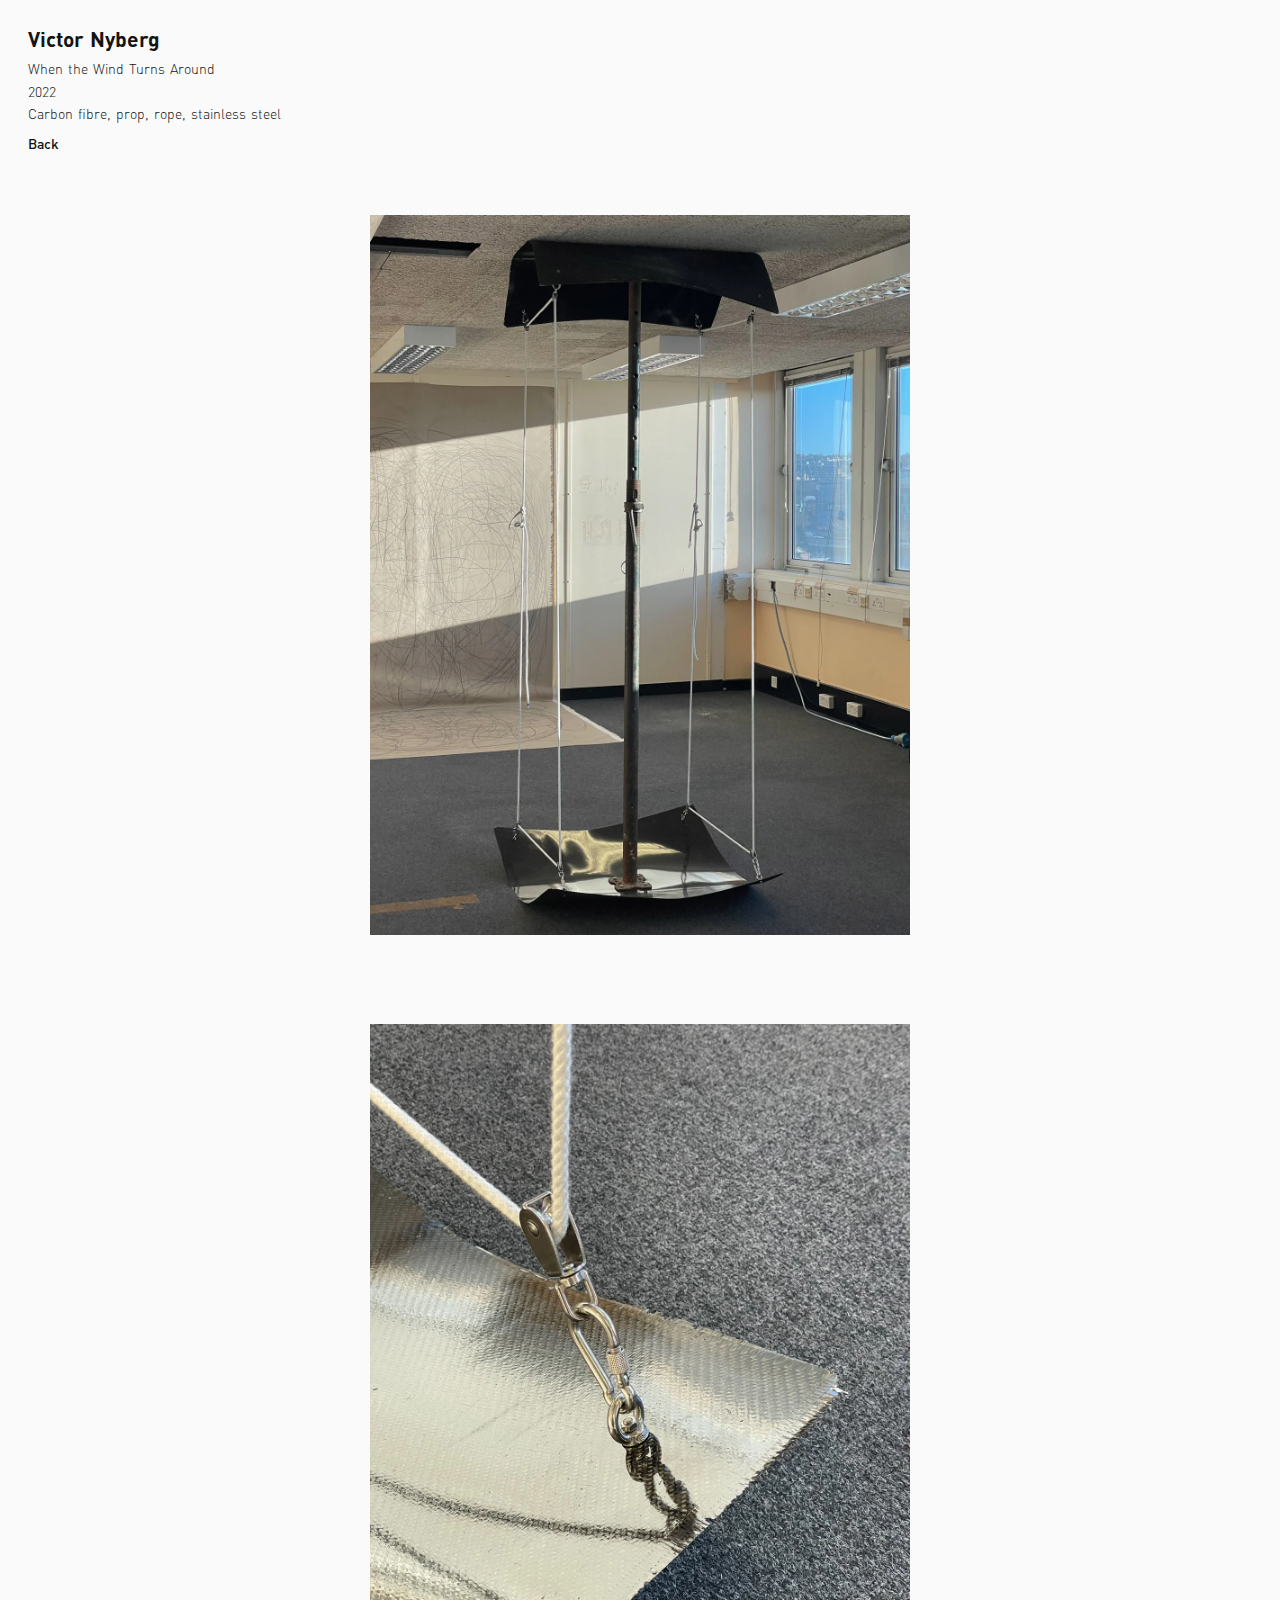
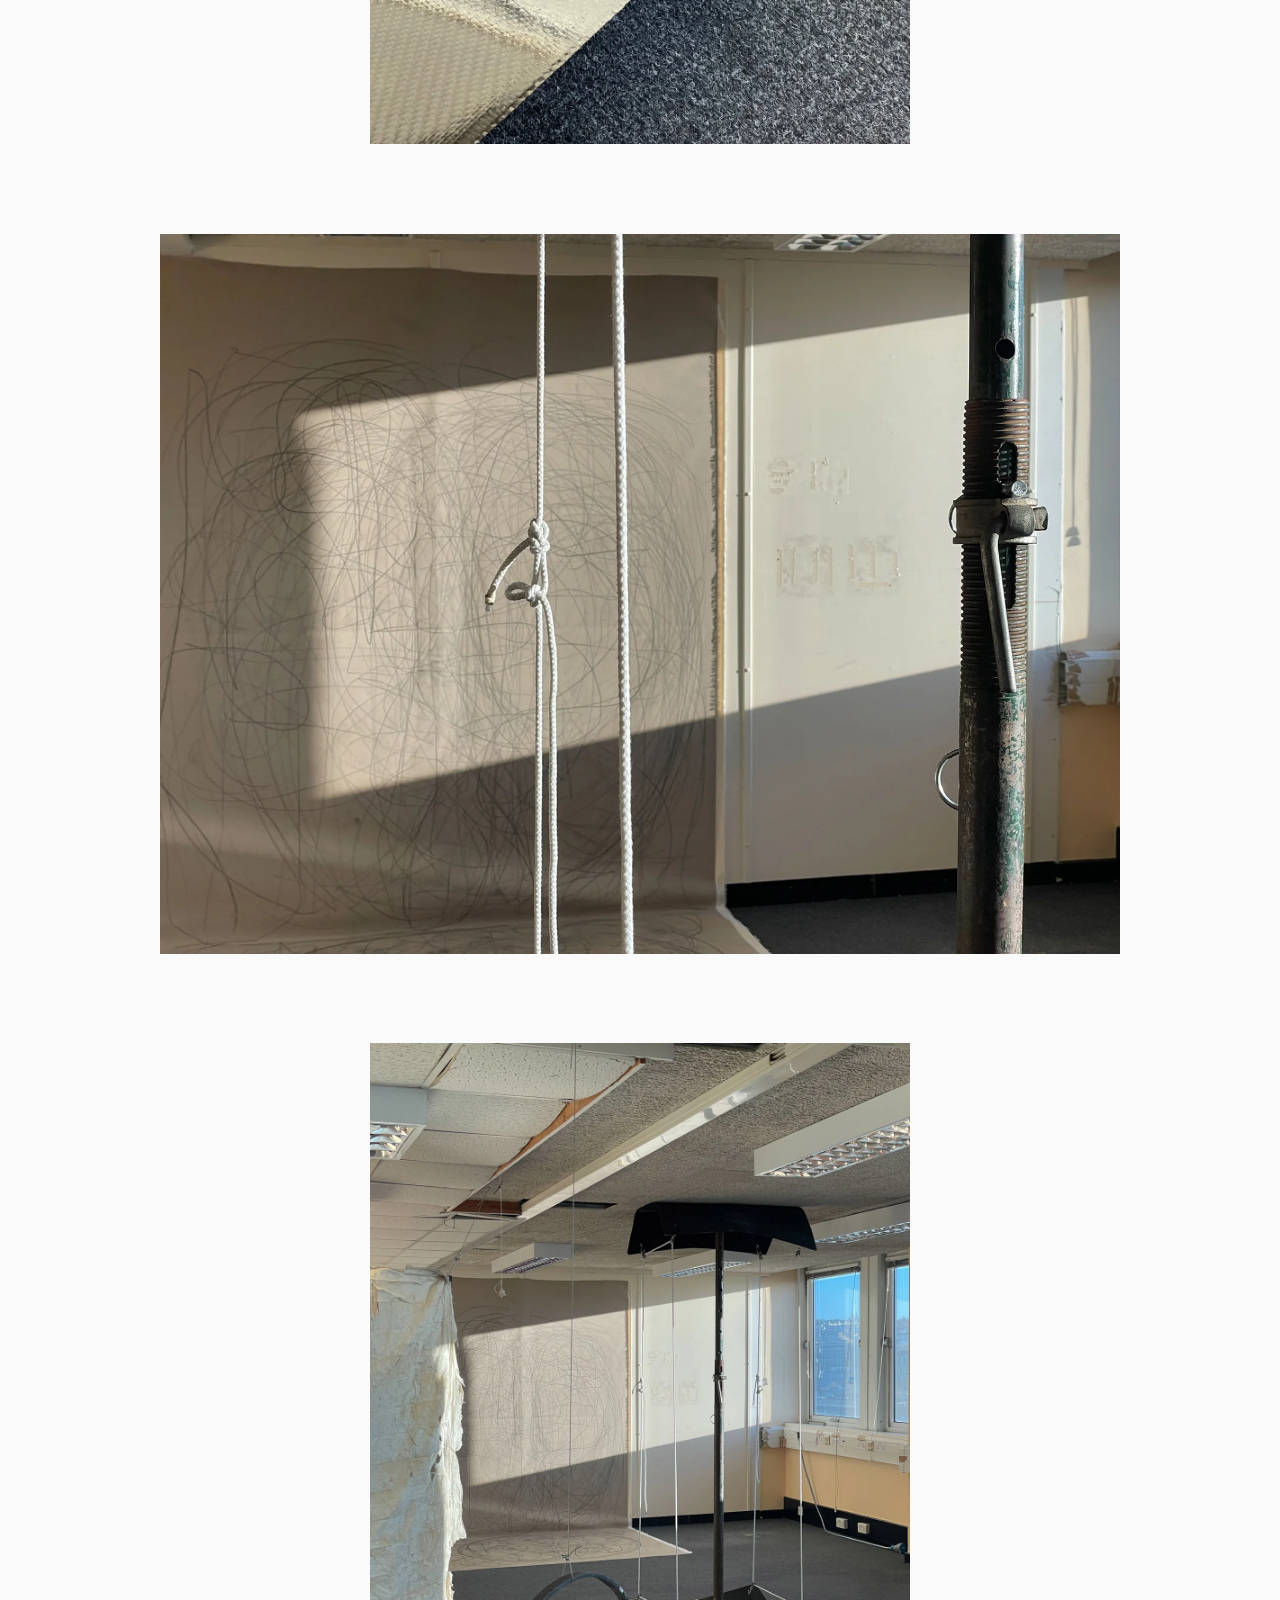
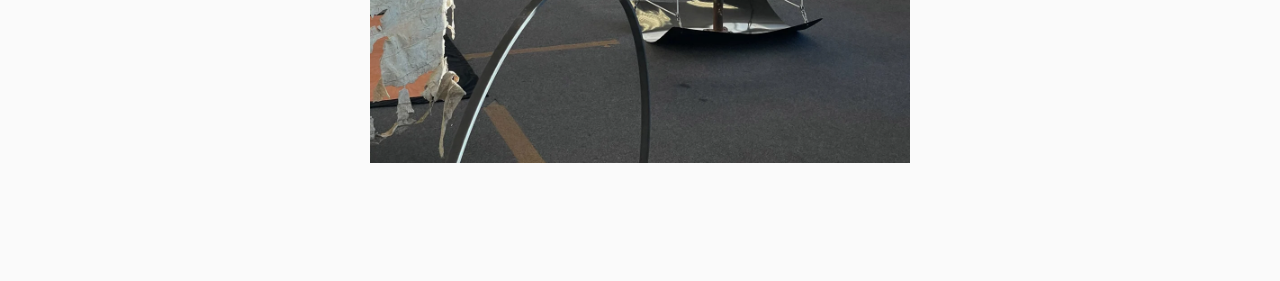
<file: when-the-wind-turns-around.html>
<!DOCTYPE html>
<html lang="en">
<head>
  <title>Victor Nyberg</title>
  <meta charset="UTF-8" />
  <meta name="viewport" content="width=device-width,initial-scale=1" />
  <meta name="description" content="Victor Nyberg" />
  <link rel="stylesheet" href="style.css">
</head>

<body>

		<div class="page-container">

			<div class="nav">
				<div class="name">
					<a href="index.html" class="current">
						Victor Nyberg
					</a>
				</div>
        <div class="work-info">
          <div class="title">When the Wind Turns Around</div>
          <div class="year">2022</div>
          <div class="info">Carbon fibre, prop, rope, stainless steel</div>
        </div>
				<div class="links">
          <a href="#" onclick="history.go(-1); return false">
						Back
					</a>
				</div>
			</div>

			<div class="image-list">

				<div class="image">
					<img src="imgs/when-the-wind-turns-around/main.webp">
				</div>

				<div class="image">
					<img src="imgs/when-the-wind-turns-around/detail_1.webp">
				</div>

				<div class="image">
					<img src="imgs/when-the-wind-turns-around/detail_2.webp">
				</div>

				<div class="image">
					<img src="imgs/when-the-wind-turns-around/context.webp">
				</div>

			</div>

		</div>

</body>

</html>
</file>
<file: style.css>
:root {
  --black: hsla(0, 0%, 8%, 1);
  --white: hsla(0, 0%, 98%, 1);
}

@font-face {
    font-family: DINProBlack;
    src: url("fonts/DINPro-Black.otf") format("opentype");
}
@font-face {
    font-family: DINProBold;
    src: url("fonts/DINPro-Bold.otf") format("opentype");
}
@font-face {
    font-family: DINProLight;
    src: url("fonts/DINPro-Light.otf") format("opentype");
}
@font-face {
    font-family: DINProMedium;
    src: url("fonts/DINPro-Medium.otf") format("opentype");
}
@font-face {
    font-family: DINProRegular;
    src: url("fonts/DINPro-Regular.otf") format("opentype");
}

html {
    font-family: DINProLight;
    font-size: 14px;
    line-height: 1.6rem;
    word-spacing: 1px;
    -ms-text-size-adjust: 100%;
    -webkit-text-size-adjust: 100%;
    -moz-osx-font-smoothing: grayscale;
    -webkit-font-smoothing: antialiased;
    box-sizing: border-box;
    color: var(--black);
}

* {
  -webkit-font-smoothing: antialiased;
  -moz-osx-font-smoothing: grayscale;
}

*, *:before, *:after {
    box-sizing: border-box;
    margin: 0;
}

body {
	background-color: var(--white);
}

img {
    margin: 0;
}

a {
  color: var(--black);
  text-decoration: none;
}

strong {
  font-family: DINProBold;
}

h3 {
  font-size: 1.2rem;
  font-family: DINProMedium;
  margin-top: 1rem;
  margin-bottom: 1rem;
}

.page-container {
	background-color: var(--white);
  margin: 2rem;
}

.nav {
}

.nav .name {
  font-family: DINProBold;
  font-size: 1.5rem;
  margin-bottom: .5rem;
}

.nav .links {
  font-family: DINProMedium;
  display: flex;
  flex-direction: column;
}

.nav .work-info {
  padding-bottom: .5rem;
}

.nav .links a {
  margin-bottom: .35rem;
}

.nav .links a.current {
  text-decoration: underline;
}

.image-list {
  display: flex;
  align-items: center;
  justify-content: center;
  flex-direction: column;
  margin-top: 4rem;
}

.image {
  margin-bottom: 6rem;
}

.image img {
  max-width: 100%;
  max-height: 80vh;
  height: auto;
  object-fit: contain;
}

.video video {
  max-width: 100%;
  max-height: 80vh;
  height: auto;
  object-fit: contain;
}

.image .cols {
  display: flex;
  justify-content: space-between;
}

.image .title {
  font-family: DINProMedium;
}

.about {
  margin-top: 2rem;
}

.about p {
  margin-bottom: .5rem;
}

@media only screen and (max-width: 600px) {
  .page-container {
    margin: 1rem;
  }
  .image .cols {
    flex-direction: column;
  }
}
</file>
